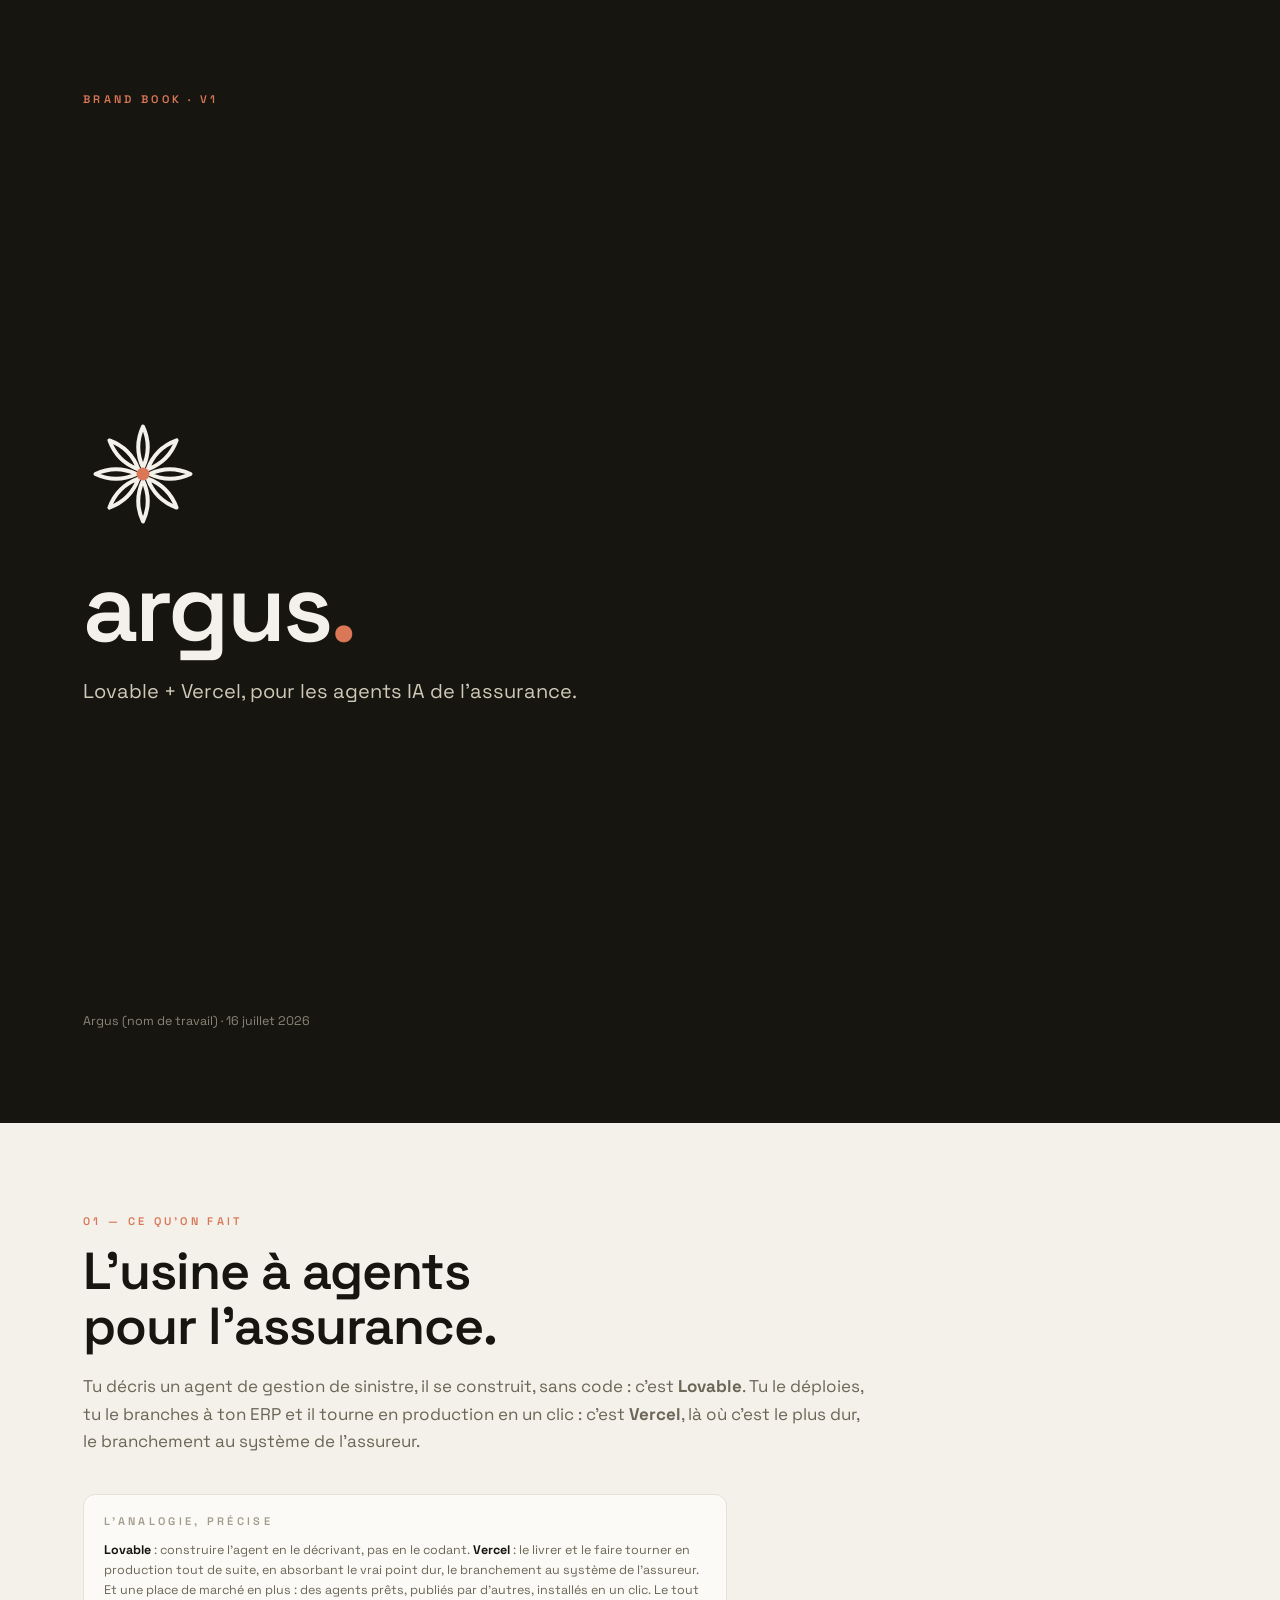
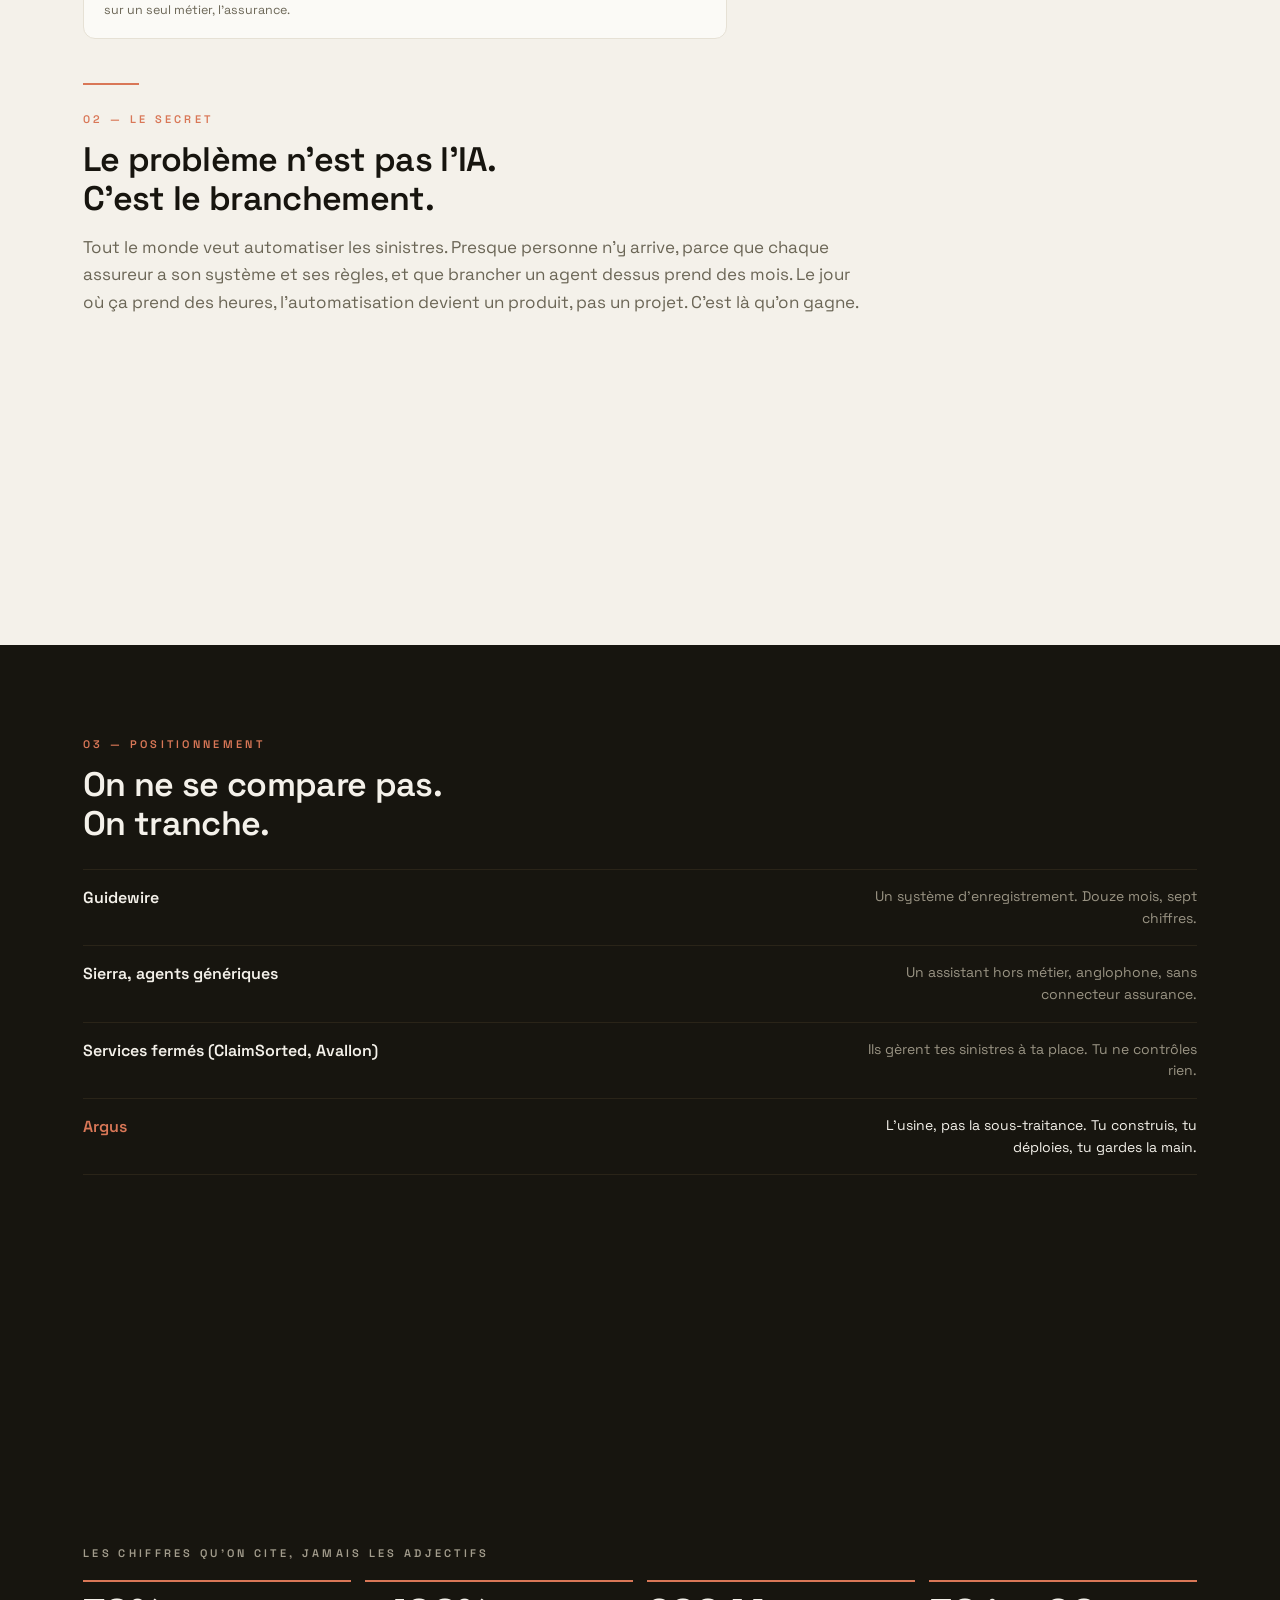
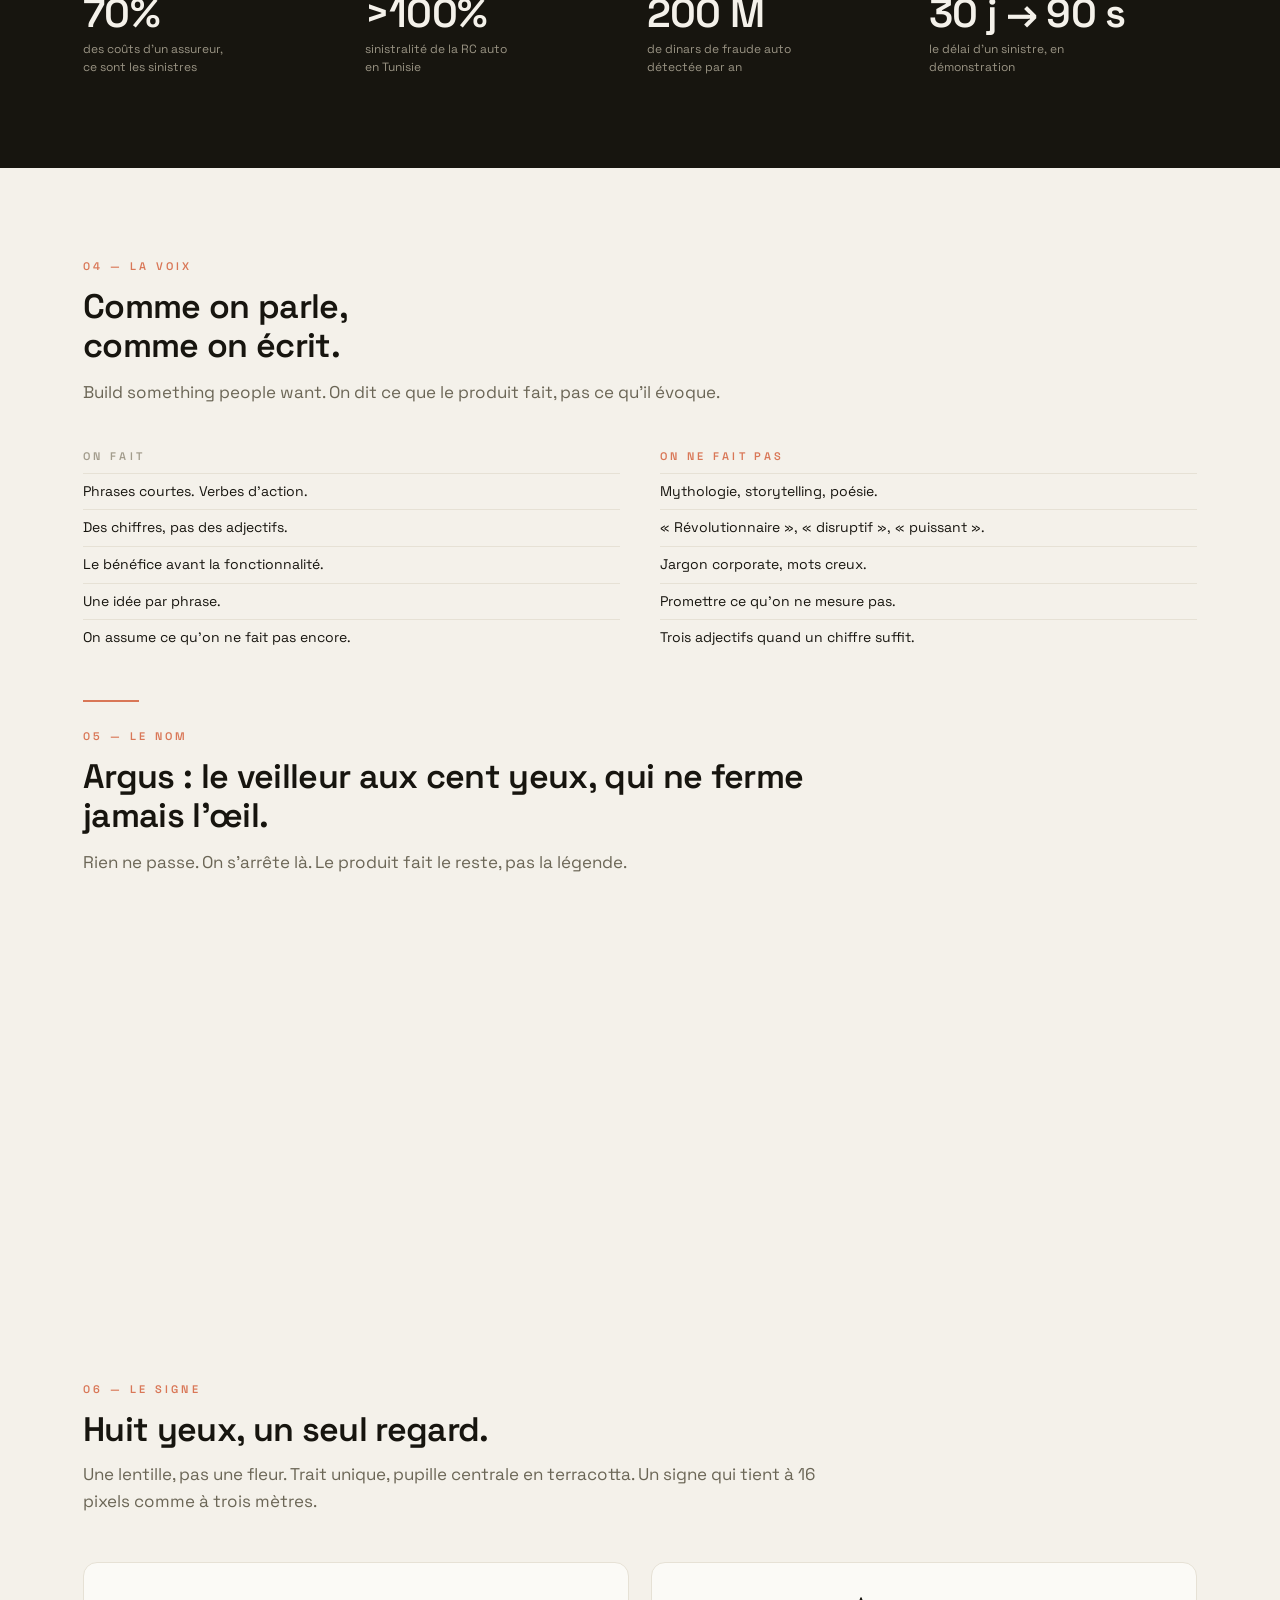
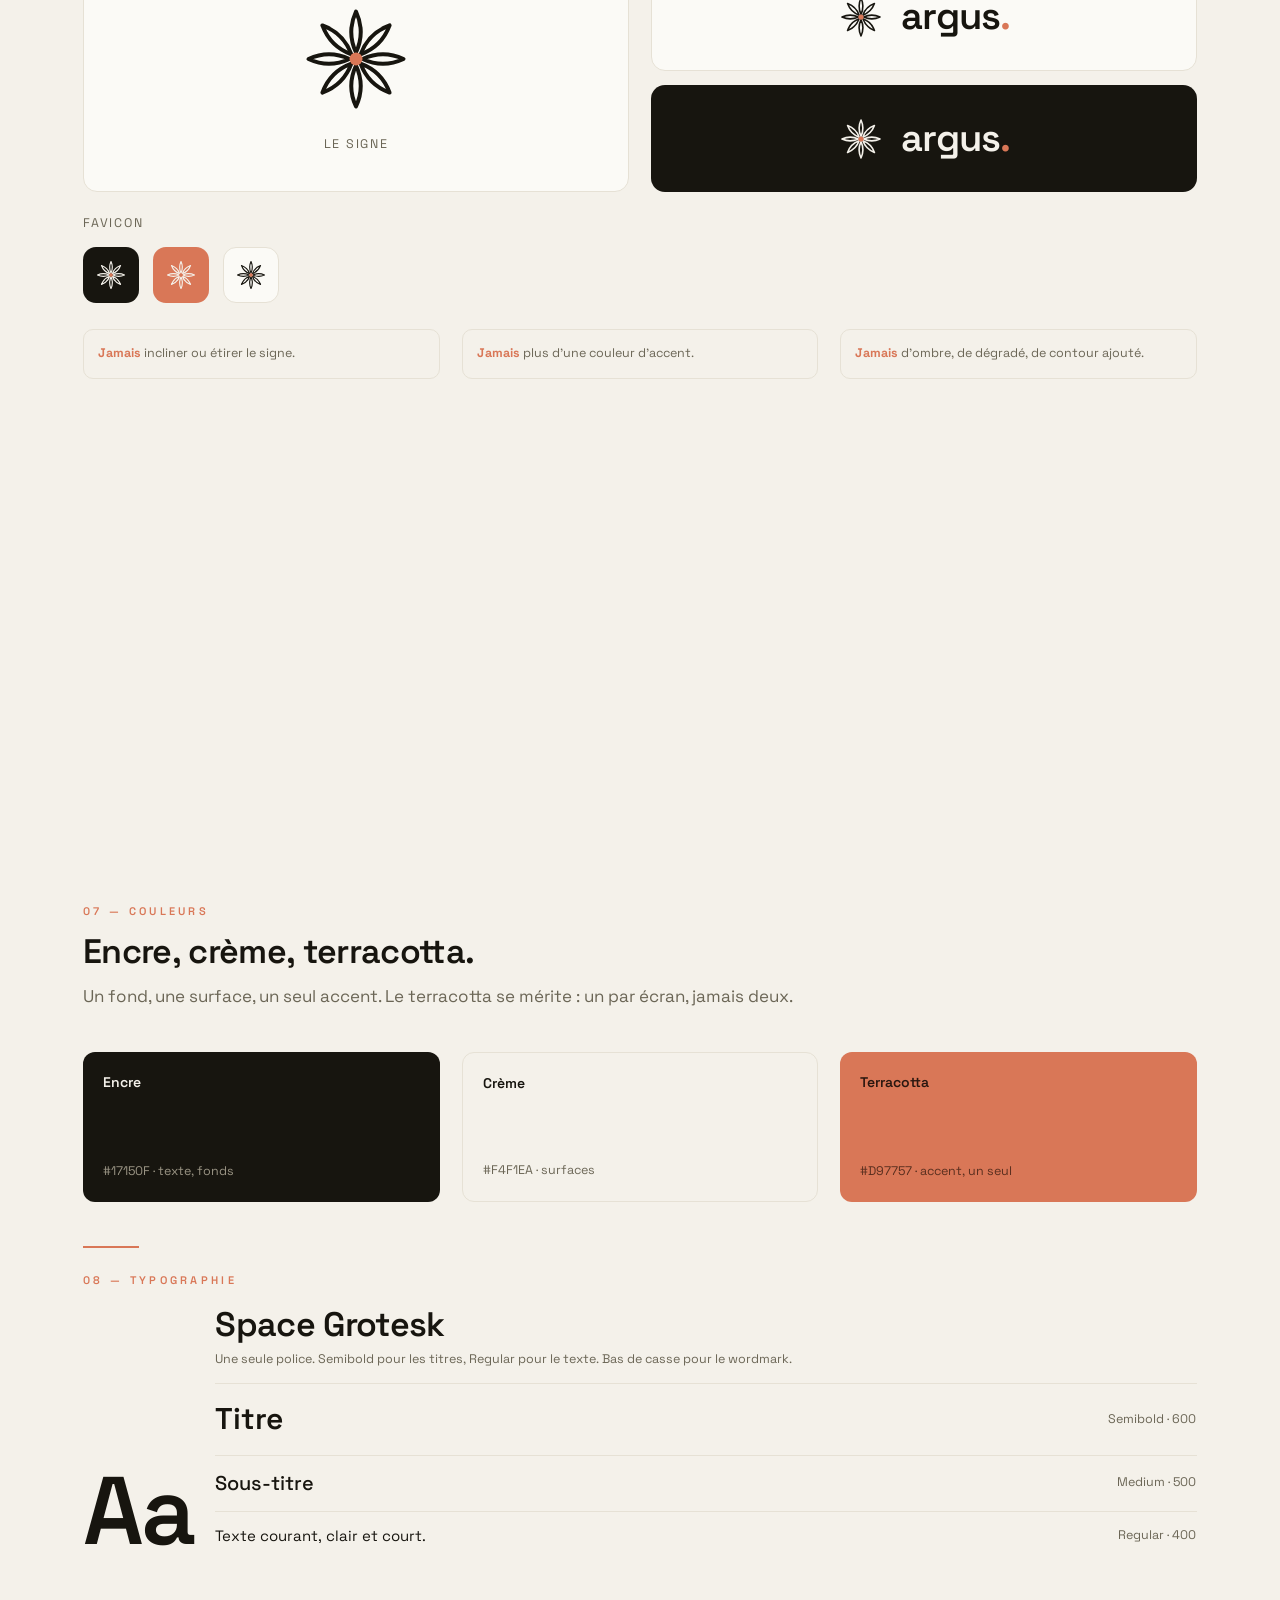
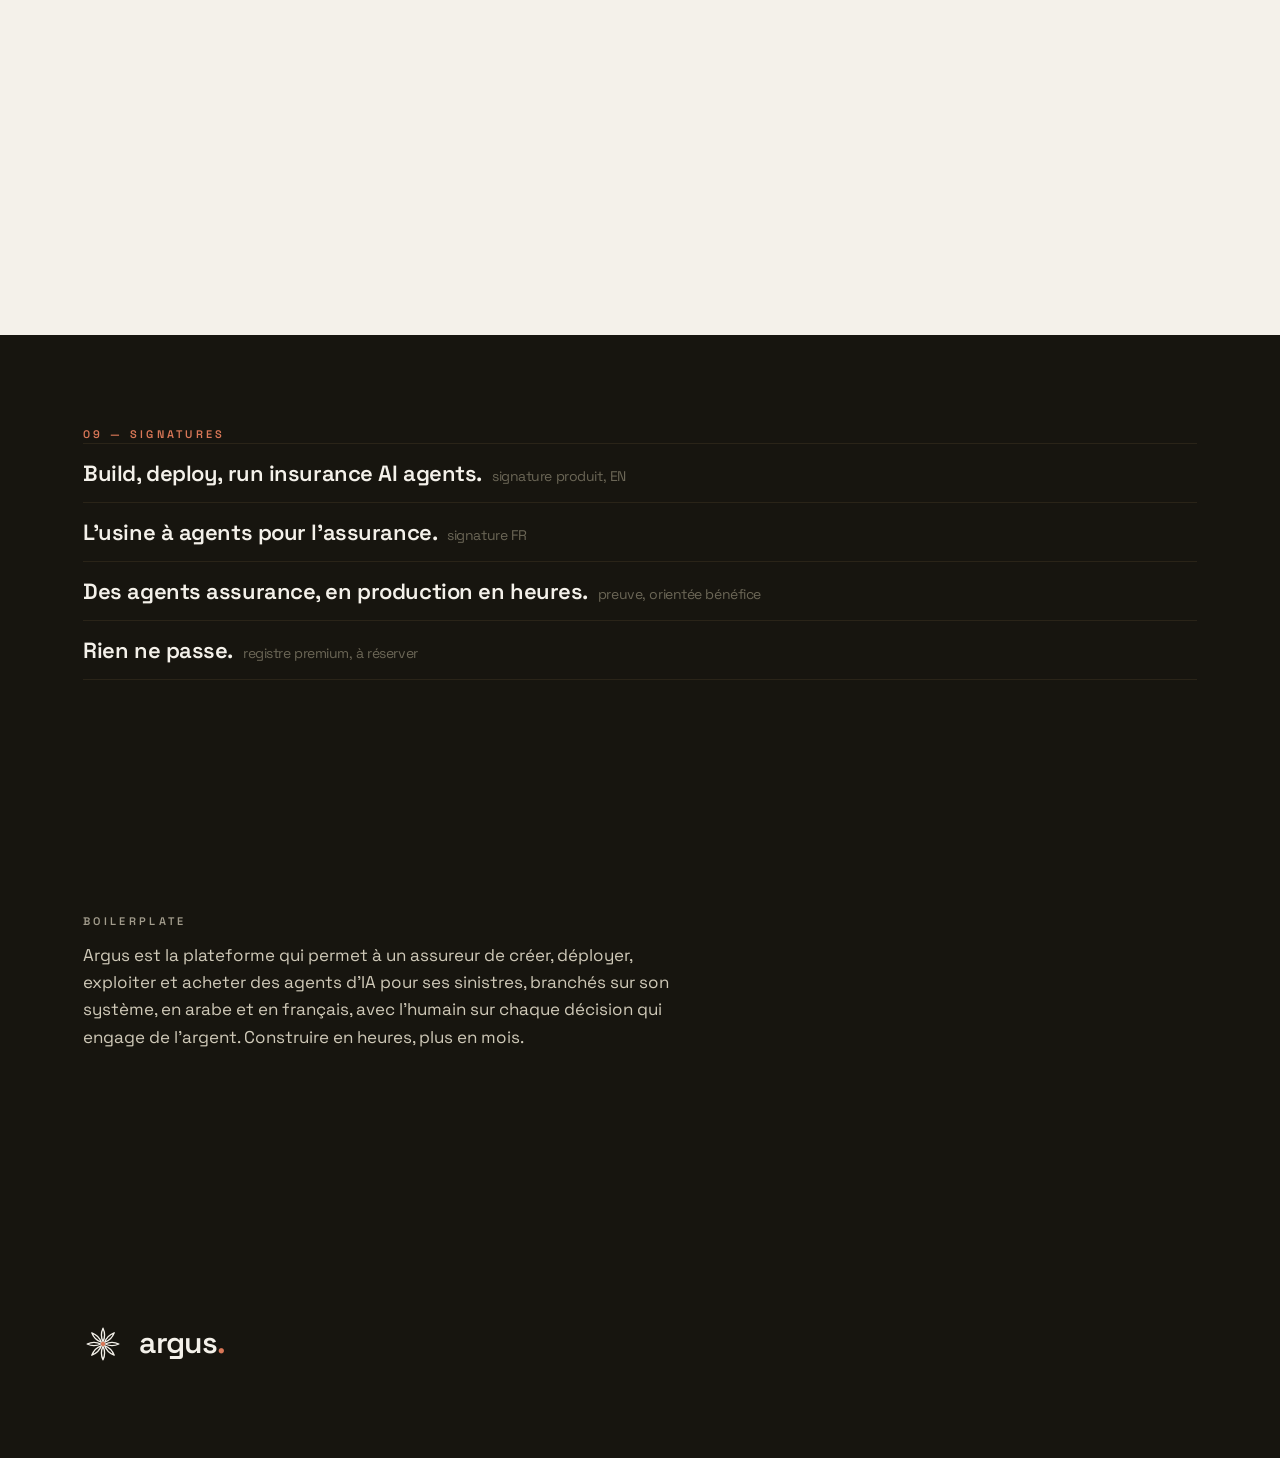
<file: docs/Argus-Brand-Book.html>
<!DOCTYPE html>
<html lang="fr">
<head>
<meta charset="utf-8">
<meta name="viewport" content="width=device-width, initial-scale=1">
<title>Argus — Brand Book</title>
<link rel="preconnect" href="https://fonts.googleapis.com">
<link rel="preconnect" href="https://fonts.gstatic.com" crossorigin>
<link href="https://fonts.googleapis.com/css2?family=Space+Grotesk:wght@400;500;600;700&display=swap" rel="stylesheet">
<style>
  :root{
    --ink:#17150F; --cream:#F4F1EA; --surface:#FBFAF6; --terra:#D97757;
    --muted:#6B6656; --faint:#A29C8C; --line:#E6E1D5; --linedark:#2A2418;
  }
  *{box-sizing:border-box;}
  html,body{margin:0;padding:0;}
  body{font-family:'Space Grotesk','Segoe UI',Arial,sans-serif; color:var(--ink); background:var(--cream);
       -webkit-print-color-adjust:exact; print-color-adjust:exact; font-size:14px; line-height:1.55;}
  @page{size:A4; margin:0;}
  .sheet{min-height:297mm; padding:24mm 22mm; page-break-after:always; display:flex; flex-direction:column; position:relative; overflow:hidden;}
  .sheet:last-child{page-break-after:auto;}
  .dark{background:var(--ink); color:var(--cream);}
  .kicker{font-size:11px; font-weight:600; letter-spacing:.3em; text-transform:uppercase; color:var(--terra);}
  .kicker.mut{color:var(--faint);}
  h1,h2,h3{font-weight:600; letter-spacing:-.02em; margin:0;}
  .display{font-size:52px; line-height:1.05;}
  .big{font-size:34px; line-height:1.15; letter-spacing:-.02em; font-weight:600;}
  .lead{font-size:17px; line-height:1.6; color:var(--muted); max-width:46em;}
  .dark .lead{color:#B9B3A3;}
  .small{font-size:12.5px; color:var(--muted);}
  .dark .small{color:#8A8578;}
  .mark{display:block;}
  .rule{height:2px; background:var(--terra); width:56px; border:0; margin:0;}
  .mono{color:var(--terra);}
  .dot{color:var(--terra);}
  .spacer{flex:1 1 auto;}
  .row{display:flex; gap:22px; flex-wrap:wrap;}
  .chip{width:26px;height:26px;border-radius:7px;flex:none;}
  table{border-collapse:collapse;width:100%;}
  .knife{display:flex; justify-content:space-between; gap:24px; padding:16px 0; border-top:1px solid var(--line);}
  .dark .knife{border-top:1px solid var(--linedark);}
  .knife .who{font-weight:600; font-size:16px;}
  .knife .verdict{color:var(--muted); font-size:14px; text-align:right; max-width:24em;}
  .dark .knife .verdict{color:#9A9484;}
  .num{font-size:40px; font-weight:600; letter-spacing:-.02em; line-height:1;}
  .numlabel{font-size:12px; color:var(--muted); margin-top:6px; max-width:12em;}
  .grid4{display:flex; gap:14px; flex-wrap:wrap;}
  .stat{flex:1 1 150px; border-top:2px solid var(--ink); padding-top:12px;}
  .dolist{display:flex; gap:40px; flex-wrap:wrap;}
  .dolist ul{list-style:none; padding:0; margin:8px 0 0;}
  .dolist li{padding:7px 0; border-top:1px solid var(--line); font-size:14px;}
  .do b{color:var(--ink);} .dont b{color:var(--terra);}
  .swatchbig{flex:1 1 200px; border-radius:12px; padding:20px; min-height:150px; display:flex; flex-direction:column; justify-content:space-between;}
  .lock{display:flex; align-items:center; gap:16px;}
  .word{font-weight:600; letter-spacing:-.02em;}
  .fav{width:56px;height:56px;border-radius:13px;display:flex;align-items:center;justify-content:center;flex:none;}
  .dontbox{flex:1 1 150px; border:1px solid var(--line); border-radius:10px; padding:14px; font-size:12.5px; color:var(--muted);}
  .tag{font-size:22px; font-weight:600; letter-spacing:-.02em; padding:12px 0; border-top:1px solid var(--line);}
  .tag .en{color:var(--muted); font-size:14px; font-weight:400; margin-left:10px;}
</style>
</head>
<body>

<!-- reusable mark -->
<svg width="0" height="0" style="position:absolute" aria-hidden="true"><symbol id="argusmark" viewBox="0 0 240 240">
  <g fill="none" stroke="currentColor" stroke-width="8" stroke-linejoin="round">
    <path d="M120 107 Q101 66 120 25 Q139 66 120 107 Z" transform="rotate(0 120 120)"/>
    <path d="M120 107 Q101 66 120 25 Q139 66 120 107 Z" transform="rotate(45 120 120)"/>
    <path d="M120 107 Q101 66 120 25 Q139 66 120 107 Z" transform="rotate(90 120 120)"/>
    <path d="M120 107 Q101 66 120 25 Q139 66 120 107 Z" transform="rotate(135 120 120)"/>
    <path d="M120 107 Q101 66 120 25 Q139 66 120 107 Z" transform="rotate(180 120 120)"/>
    <path d="M120 107 Q101 66 120 25 Q139 66 120 107 Z" transform="rotate(225 120 120)"/>
    <path d="M120 107 Q101 66 120 25 Q139 66 120 107 Z" transform="rotate(270 120 120)"/>
    <path d="M120 107 Q101 66 120 25 Q139 66 120 107 Z" transform="rotate(315 120 120)"/>
  </g>
  <circle cx="120" cy="120" r="13" fill="#D97757"/>
</symbol></svg>

<!-- ============ SHEET 1 · COVER ============ -->
<section class="sheet dark" style="justify-content:center;">
  <div class="kicker">Brand book · v1</div>
  <div class="spacer"></div>
  <svg class="mark" style="color:var(--cream); width:120px; height:120px;"><use href="#argusmark"/></svg>
  <div style="font-size:96px; font-weight:600; letter-spacing:-.03em; line-height:1; margin-top:26px;">argus<span class="dot">.</span></div>
  <div style="font-size:20px; color:#CFC9B8; margin-top:20px; max-width:30em;">Lovable + Vercel, pour les agents IA de l'assurance.</div>
  <div class="spacer"></div>
  <div class="small">Argus (nom de travail) · 16 juillet 2026</div>
</section>

<!-- ============ SHEET 2 · CE QU'ON FAIT + LE SECRET ============ -->
<section class="sheet">
  <div class="kicker">01 — Ce qu'on fait</div>
  <h2 class="display" style="margin-top:14px;">L'usine à agents<br>pour l'assurance.</h2>
  <p class="lead" style="margin-top:20px;">
    Tu décris un agent de gestion de sinistre, il se construit, sans code : c'est <b>Lovable</b>.
    Tu le déploies, tu le branches à ton ERP et il tourne en production en un clic : c'est <b>Vercel</b>,
    là où c'est le plus dur, le branchement au système de l'assureur.
  </p>
  <div style="margin-top:22px; padding:18px 20px; background:var(--surface); border:1px solid var(--line); border-radius:12px; max-width:46em;">
    <div class="kicker mut">L'analogie, précise</div>
    <p class="small" style="margin:10px 0 0; line-height:1.6;">
      <b style="color:var(--ink)">Lovable</b> : construire l'agent en le décrivant, pas en le codant.
      <b style="color:var(--ink)">Vercel</b> : le livrer et le faire tourner en production tout de suite, en absorbant le vrai
      point dur, le branchement au système de l'assureur. Et une place de marché en plus : des agents prêts,
      publiés par d'autres, installés en un clic. Le tout sur un seul métier, l'assurance.
    </p>
  </div>

  <hr class="rule" style="margin:44px 0 26px;">

  <div class="kicker">02 — Le secret</div>
  <h2 class="big" style="margin-top:12px; max-width:20em;">Le problème n'est pas l'IA.<br>C'est le branchement.</h2>
  <p class="lead" style="margin-top:16px;">
    Tout le monde veut automatiser les sinistres. Presque personne n'y arrive, parce que chaque assureur a son
    système et ses règles, et que brancher un agent dessus prend des mois. Le jour où ça prend des heures,
    l'automatisation devient un produit, pas un projet. C'est là qu'on gagne.
  </p>
</section>

<!-- ============ SHEET 3 · POSITIONNEMENT + PREUVES ============ -->
<section class="sheet dark">
  <div class="kicker">03 — Positionnement</div>
  <h2 class="big" style="margin-top:12px;">On ne se compare pas.<br>On tranche.</h2>

  <div style="margin-top:26px;">
    <div class="knife"><span class="who">Guidewire</span><span class="verdict">Un système d'enregistrement. Douze mois, sept chiffres.</span></div>
    <div class="knife"><span class="who">Sierra, agents génériques</span><span class="verdict">Un assistant hors métier, anglophone, sans connecteur assurance.</span></div>
    <div class="knife"><span class="who">Services fermés (ClaimSorted, Avallon)</span><span class="verdict">Ils gèrent tes sinistres à ta place. Tu ne contrôles rien.</span></div>
    <div class="knife" style="border-bottom:1px solid var(--linedark);"><span class="who mono">Argus</span><span class="verdict" style="color:var(--cream);">L'usine, pas la sous-traitance. Tu construis, tu déploies, tu gardes la main.</span></div>
  </div>

  <div class="spacer"></div>
  <div class="kicker mut">Les chiffres qu'on cite, jamais les adjectifs</div>
  <div class="grid4" style="margin-top:18px;">
    <div class="stat" style="border-top-color:var(--terra);"><div class="num">70%</div><div class="numlabel" style="color:#9A9484;">des coûts d'un assureur, ce sont les sinistres</div></div>
    <div class="stat" style="border-top-color:var(--terra);"><div class="num">&gt;100%</div><div class="numlabel" style="color:#9A9484;">sinistralité de la RC auto en Tunisie</div></div>
    <div class="stat" style="border-top-color:var(--terra);"><div class="num">200 M</div><div class="numlabel" style="color:#9A9484;">de dinars de fraude auto détectée par an</div></div>
    <div class="stat" style="border-top-color:var(--terra);"><div class="num">30 j → 90 s</div><div class="numlabel" style="color:#9A9484;">le délai d'un sinistre, en démonstration</div></div>
  </div>
</section>

<!-- ============ SHEET 4 · LA VOIX + LE NOM ============ -->
<section class="sheet">
  <div class="kicker">04 — La voix</div>
  <h2 class="big" style="margin-top:12px;">Comme on parle,<br>comme on écrit.</h2>
  <p class="lead" style="margin-top:14px;">Build something people want. On dit ce que le produit fait, pas ce qu'il évoque.</p>

  <div class="dolist" style="margin-top:24px;">
    <div class="do" style="flex:1 1 260px;">
      <div class="kicker mut">On fait</div>
      <ul>
        <li>Phrases courtes. Verbes d'action.</li>
        <li>Des chiffres, pas des adjectifs.</li>
        <li>Le bénéfice avant la fonctionnalité.</li>
        <li>Une idée par phrase.</li>
        <li>On assume ce qu'on ne fait pas encore.</li>
      </ul>
    </div>
    <div class="dont" style="flex:1 1 260px;">
      <div class="kicker mut" style="color:var(--terra);">On ne fait pas</div>
      <ul>
        <li>Mythologie, storytelling, poésie.</li>
        <li>« Révolutionnaire », « disruptif », « puissant ».</li>
        <li>Jargon corporate, mots creux.</li>
        <li>Promettre ce qu'on ne mesure pas.</li>
        <li>Trois adjectifs quand un chiffre suffit.</li>
      </ul>
    </div>
  </div>

  <hr class="rule" style="margin:44px 0 26px;">

  <div class="kicker">05 — Le nom</div>
  <h2 class="big" style="margin-top:12px; max-width:24em;">Argus : le veilleur aux cent yeux, qui ne ferme jamais l'œil.</h2>
  <p class="lead" style="margin-top:14px;">Rien ne passe. On s'arrête là. Le produit fait le reste, pas la légende.</p>
</section>

<!-- ============ SHEET 5 · LE SIGNE ============ -->
<section class="sheet">
  <div class="kicker">06 — Le signe</div>
  <h2 class="big" style="margin-top:12px;">Huit yeux, un seul regard.</h2>
  <p class="lead" style="margin-top:12px;">Une lentille, pas une fleur. Trait unique, pupille centrale en terracotta. Un signe qui tient à 16 pixels comme à trois mètres.</p>

  <div class="row" style="margin-top:30px; align-items:stretch;">
    <div style="flex:1 1 220px; background:var(--surface); border:1px solid var(--line); border-radius:14px; padding:34px; display:flex; flex-direction:column; align-items:center; justify-content:center;">
      <svg class="mark" style="color:var(--ink); width:120px; height:120px;"><use href="#argusmark"/></svg>
      <div class="small" style="margin-top:16px; letter-spacing:.14em; text-transform:uppercase;">Le signe</div>
    </div>
    <div style="flex:1 1 220px; display:flex; flex-direction:column; gap:14px;">
      <div class="lock" style="background:var(--surface); border:1px solid var(--line); border-radius:14px; padding:24px; justify-content:center;">
        <svg class="mark" style="color:var(--ink); width:48px; height:48px;"><use href="#argusmark"/></svg>
        <span class="word" style="font-size:38px;">argus<span class="dot">.</span></span>
      </div>
      <div class="lock" style="background:var(--ink); border-radius:14px; padding:24px; justify-content:center;">
        <svg class="mark" style="color:var(--cream); width:48px; height:48px;"><use href="#argusmark"/></svg>
        <span class="word" style="font-size:38px; color:var(--cream);">argus<span class="dot">.</span></span>
      </div>
    </div>
  </div>

  <div class="row" style="margin-top:22px; align-items:center; gap:14px;">
    <div class="small" style="letter-spacing:.14em; text-transform:uppercase; width:100%;">Favicon</div>
    <div class="fav" style="background:var(--ink);"><svg class="mark" style="color:var(--cream); width:34px;height:34px;"><use href="#argusmark"/></svg></div>
    <div class="fav" style="background:var(--terra);"><svg class="mark" style="color:var(--cream); width:34px;height:34px;"><use href="#argusmark"/></svg></div>
    <div class="fav" style="background:var(--surface); border:1px solid var(--line);"><svg class="mark" style="color:var(--ink); width:34px;height:34px;"><use href="#argusmark"/></svg></div>
  </div>

  <div class="row" style="margin-top:26px;">
    <div class="dontbox"><b style="color:var(--terra);">Jamais</b> incliner ou étirer le signe.</div>
    <div class="dontbox"><b style="color:var(--terra);">Jamais</b> plus d'une couleur d'accent.</div>
    <div class="dontbox"><b style="color:var(--terra);">Jamais</b> d'ombre, de dégradé, de contour ajouté.</div>
  </div>
</section>

<!-- ============ SHEET 6 · COULEURS + TYPO ============ -->
<section class="sheet">
  <div class="kicker">07 — Couleurs</div>
  <h2 class="big" style="margin-top:12px;">Encre, crème, terracotta.</h2>
  <p class="lead" style="margin-top:12px;">Un fond, une surface, un seul accent. Le terracotta se mérite : un par écran, jamais deux.</p>

  <div class="row" style="margin-top:24px;">
    <div class="swatchbig" style="background:var(--ink); color:var(--cream);"><span style="font-weight:600;">Encre</span><span class="small" style="color:#9A9484;">#17150F · texte, fonds</span></div>
    <div class="swatchbig" style="background:var(--cream); color:var(--ink); border:1px solid var(--line);"><span style="font-weight:600;">Crème</span><span class="small">#F4F1EA · surfaces</span></div>
    <div class="swatchbig" style="background:var(--terra); color:#2a1710;"><span style="font-weight:600;">Terracotta</span><span class="small" style="color:#5a2f1f;">#D97757 · accent, un seul</span></div>
  </div>

  <hr class="rule" style="margin:44px 0 24px;">

  <div class="kicker">08 — Typographie</div>
  <div class="row" style="margin-top:16px; align-items:flex-end;">
    <div style="flex:0 0 auto;"><div style="font-size:96px; font-weight:600; letter-spacing:-.03em; line-height:1;">Aa</div></div>
    <div style="flex:1 1 240px;">
      <div class="big">Space Grotesk</div>
      <p class="small" style="margin-top:6px;">Une seule police. Semibold pour les titres, Regular pour le texte. Bas de casse pour le wordmark.</p>
      <table style="margin-top:14px;">
        <tr style="border-top:1px solid var(--line);"><td style="padding:12px 0; font-size:30px; font-weight:600;">Titre</td><td class="small" style="text-align:right;">Semibold · 600</td></tr>
        <tr style="border-top:1px solid var(--line);"><td style="padding:12px 0; font-size:20px; font-weight:500;">Sous-titre</td><td class="small" style="text-align:right;">Medium · 500</td></tr>
        <tr style="border-top:1px solid var(--line);"><td style="padding:12px 0; font-size:15px;">Texte courant, clair et court.</td><td class="small" style="text-align:right;">Regular · 400</td></tr>
      </table>
    </div>
  </div>
</section>

<!-- ============ SHEET 7 · SIGNATURES + BOILERPLATE ============ -->
<section class="sheet dark" style="justify-content:space-between;">
  <div>
    <div class="kicker">09 — Signatures</div>
    <div class="tag" style="border-top:1px solid var(--linedark);">Build, deploy, run insurance AI agents.<span class="en">signature produit, EN</span></div>
    <div class="tag" style="border-top:1px solid var(--linedark);">L'usine à agents pour l'assurance.<span class="en">signature FR</span></div>
    <div class="tag" style="border-top:1px solid var(--linedark);">Des agents assurance, en production en heures.<span class="en">preuve, orientée bénéfice</span></div>
    <div class="tag" style="border-top:1px solid var(--linedark); border-bottom:1px solid var(--linedark);">Rien ne passe.<span class="en">registre premium, à réserver</span></div>
  </div>

  <div style="max-width:44em;">
    <div class="kicker mut">Boilerplate</div>
    <p class="lead" style="margin-top:12px; color:#CFC9B8;">
      Argus est la plateforme qui permet à un assureur de créer, déployer, exploiter et acheter des agents d'IA
      pour ses sinistres, branchés sur son système, en arabe et en français, avec l'humain sur chaque décision qui
      engage de l'argent. Construire en heures, plus en mois.
    </p>
  </div>

  <div class="lock" style="margin-top:20px;">
    <svg class="mark" style="color:var(--cream); width:40px; height:40px;"><use href="#argusmark"/></svg>
    <span class="word" style="font-size:30px; color:var(--cream);">argus<span class="dot">.</span></span>
  </div>
</section>

</body>
</html>
</file>
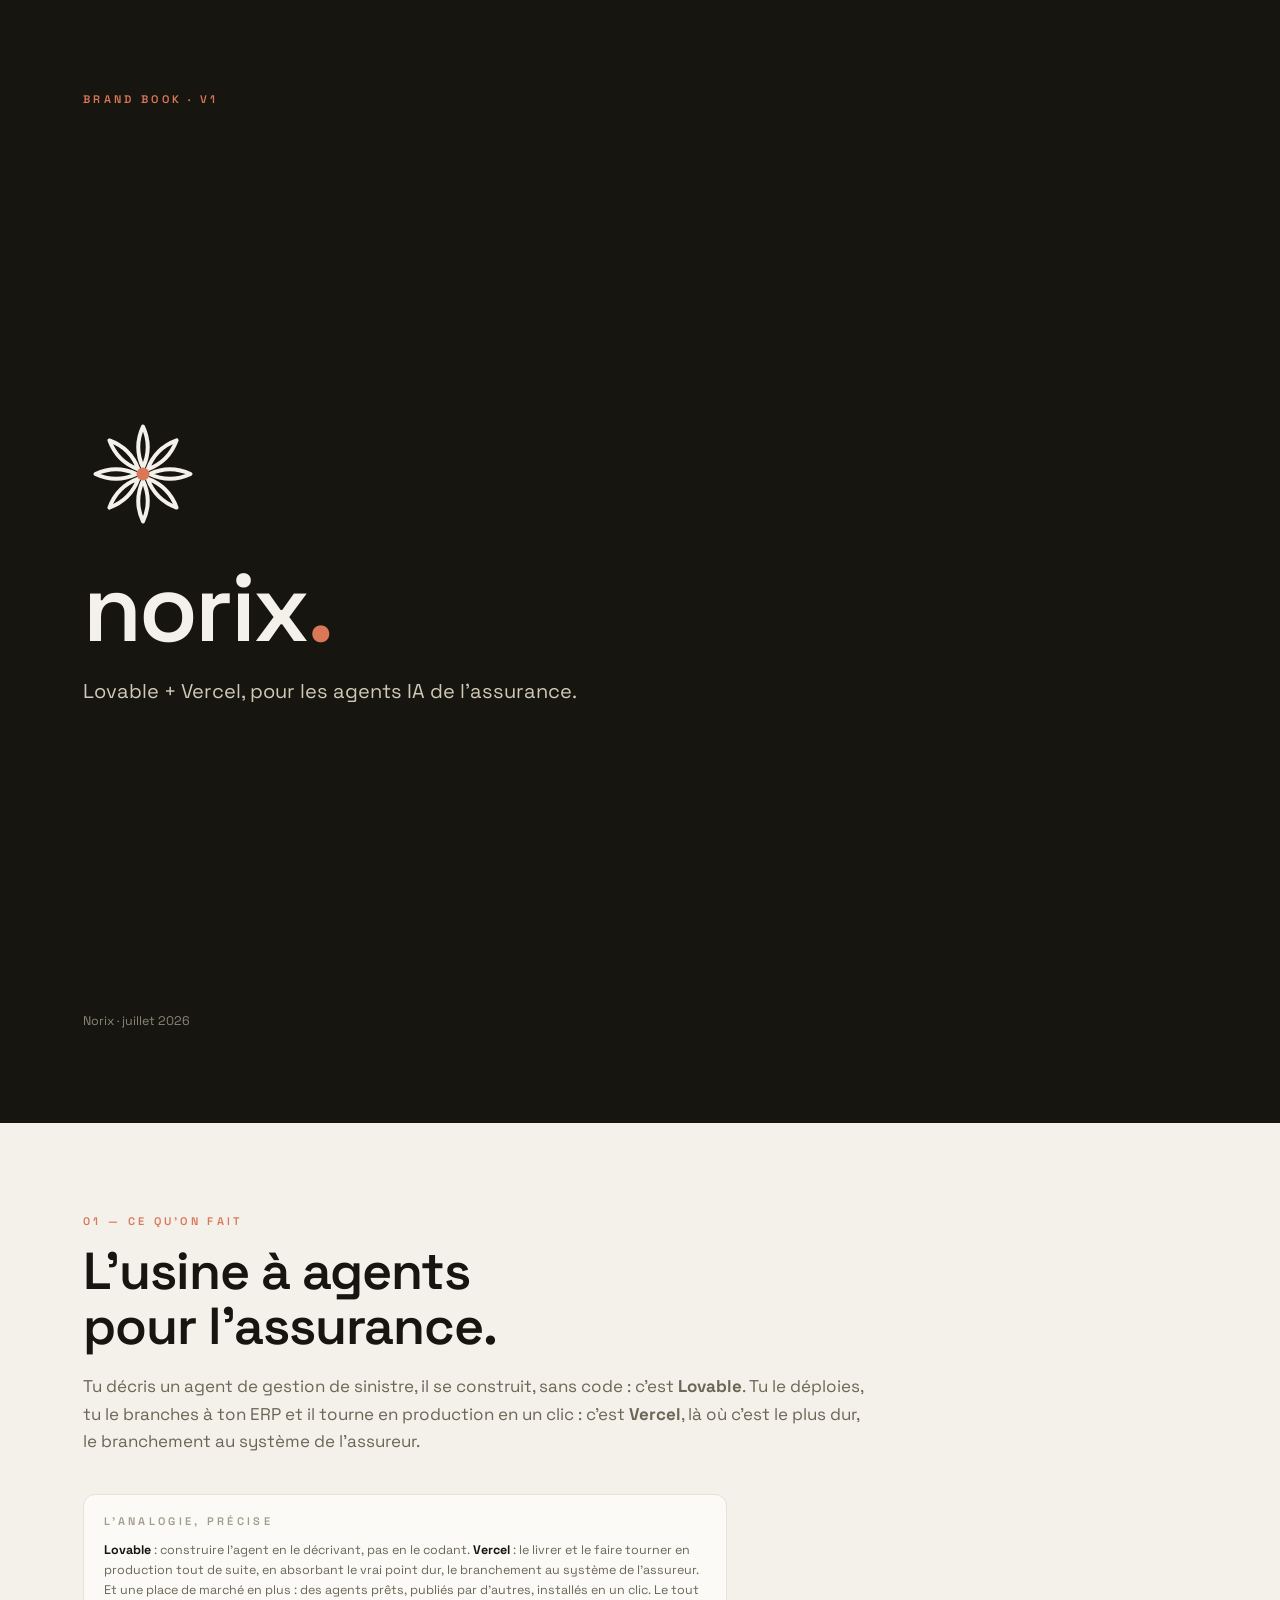
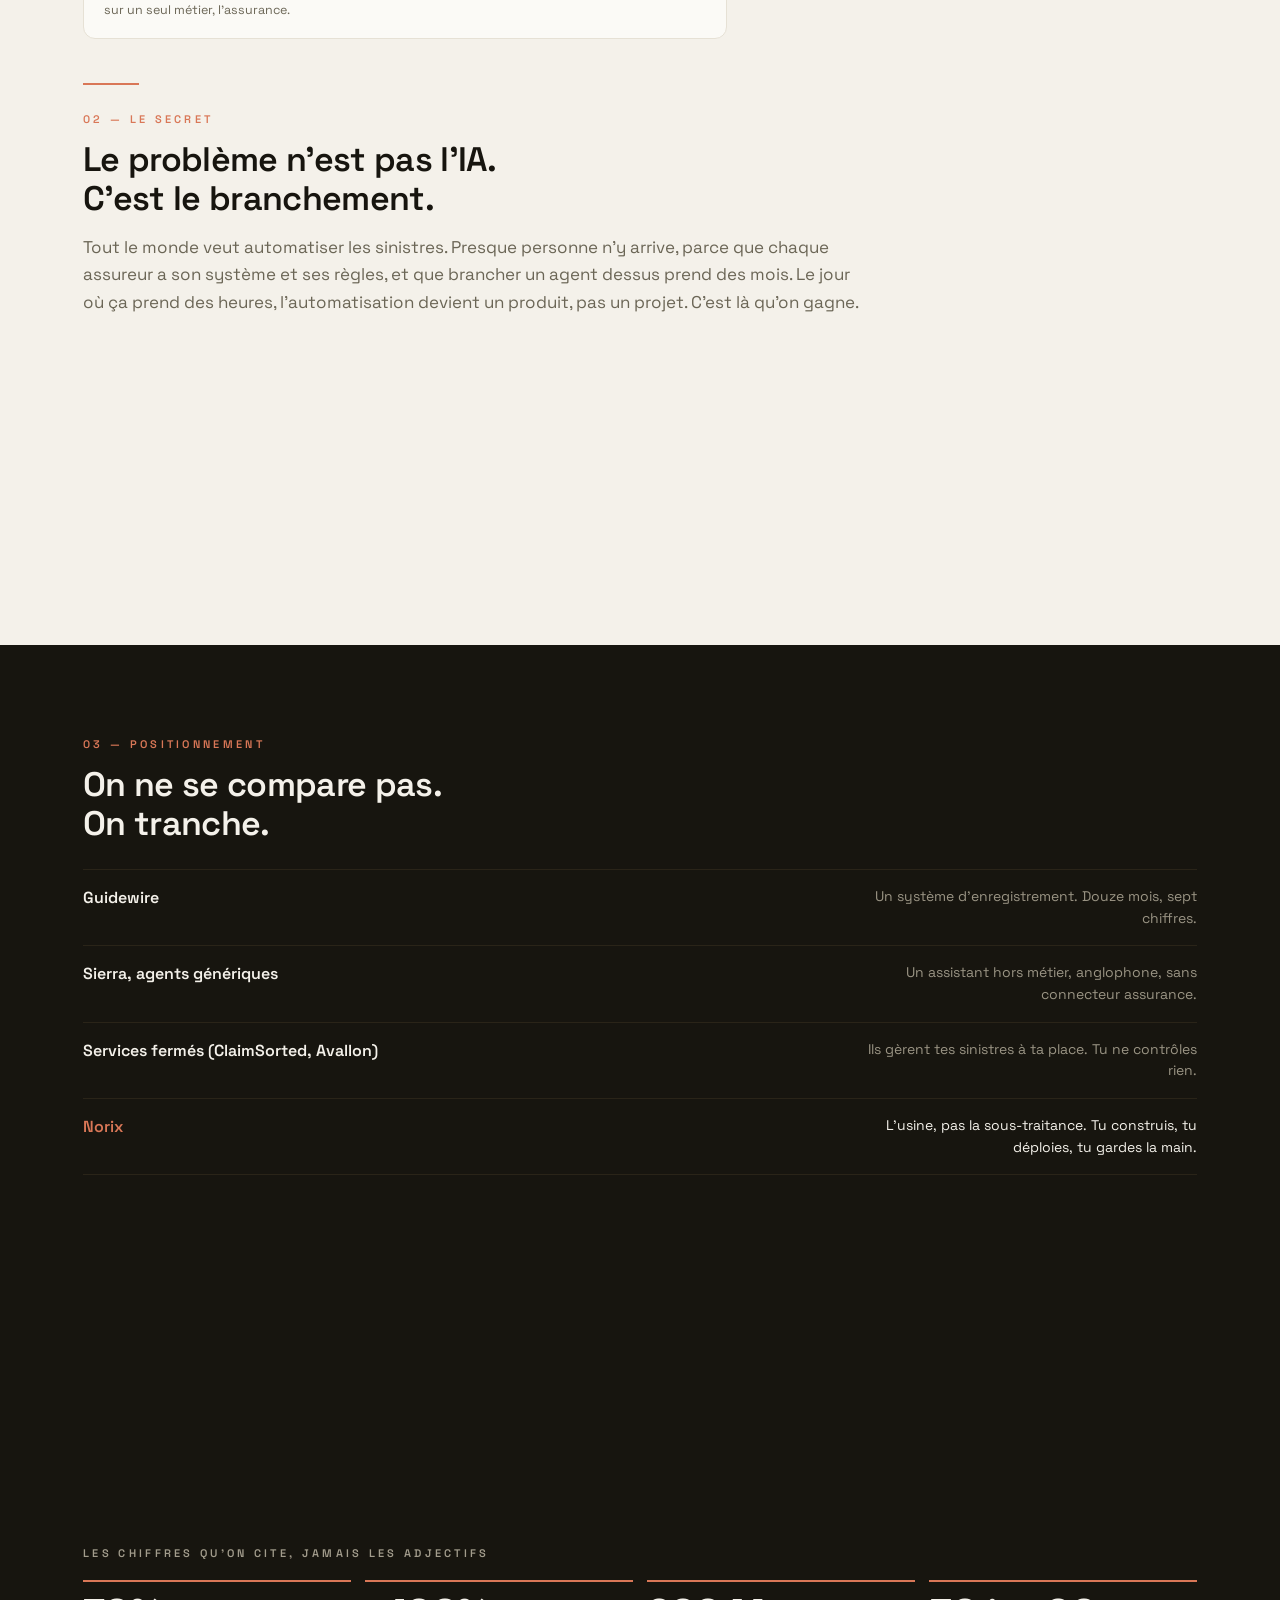
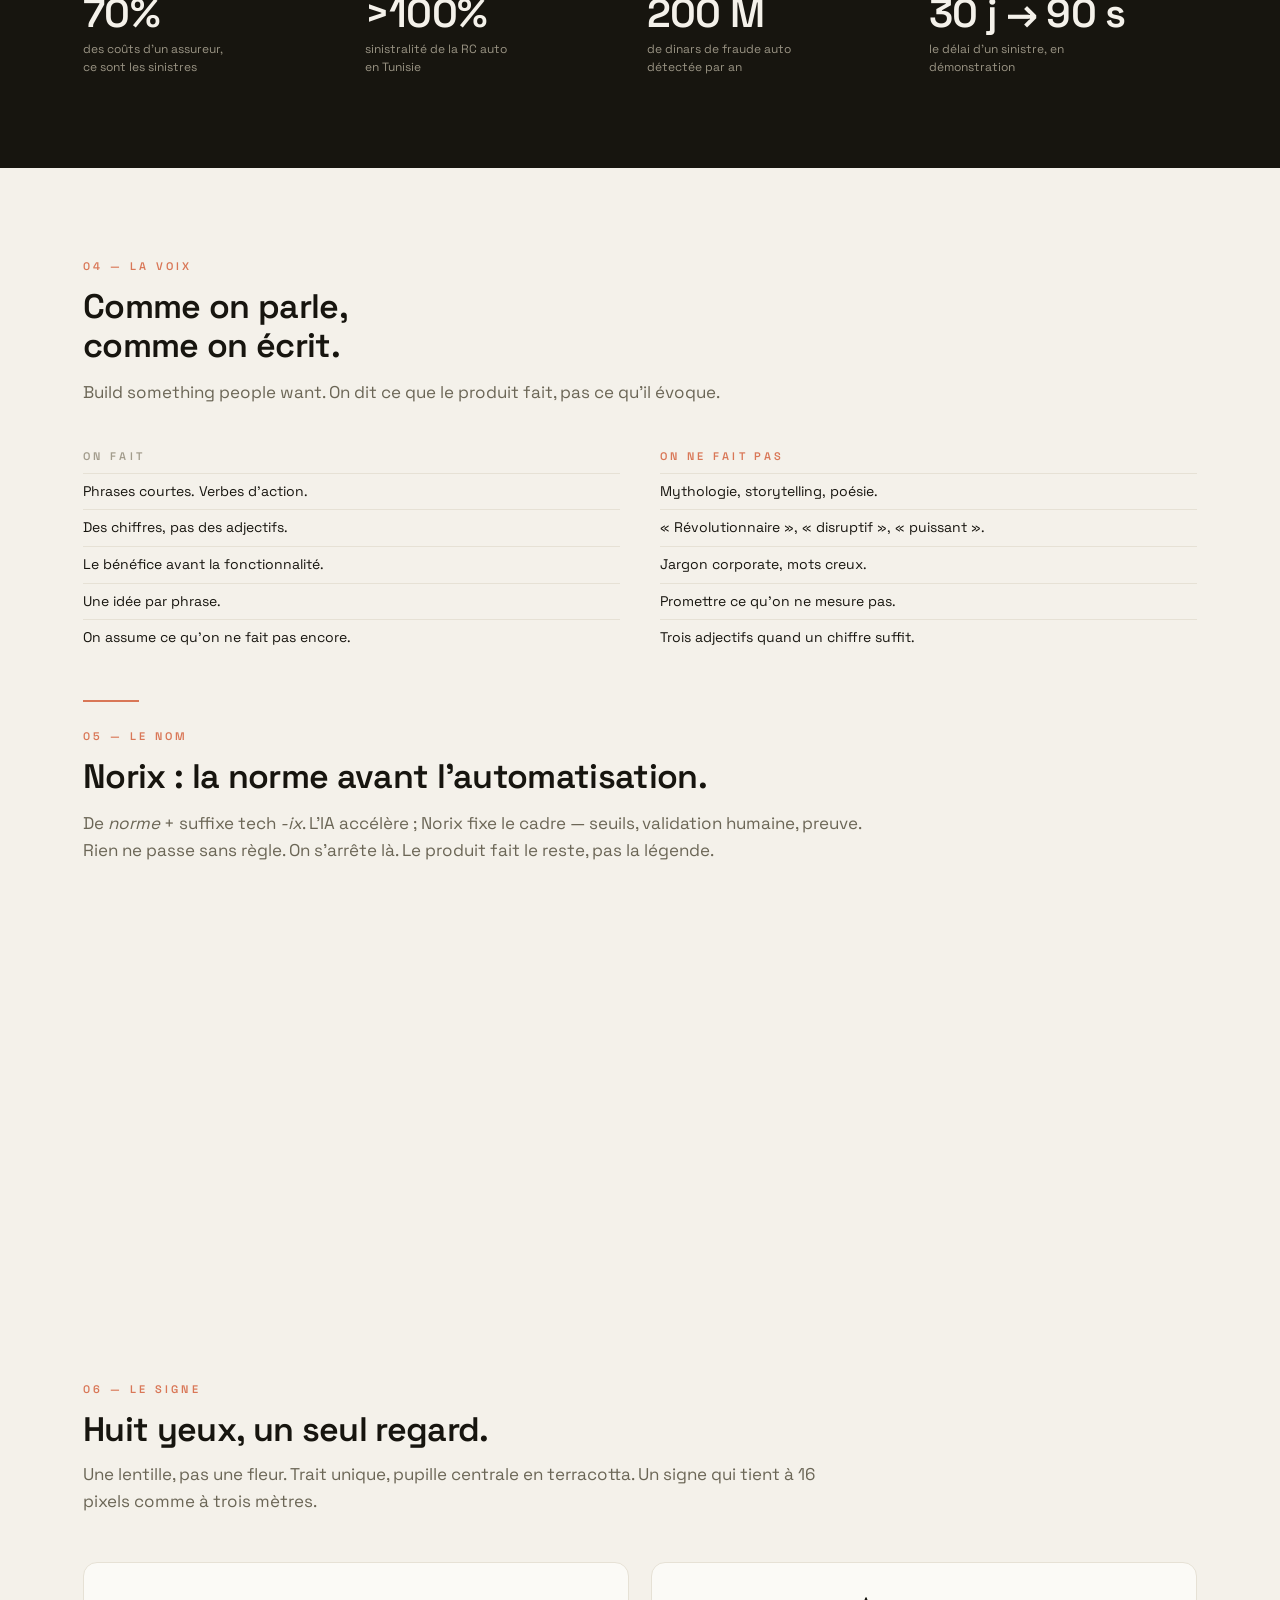
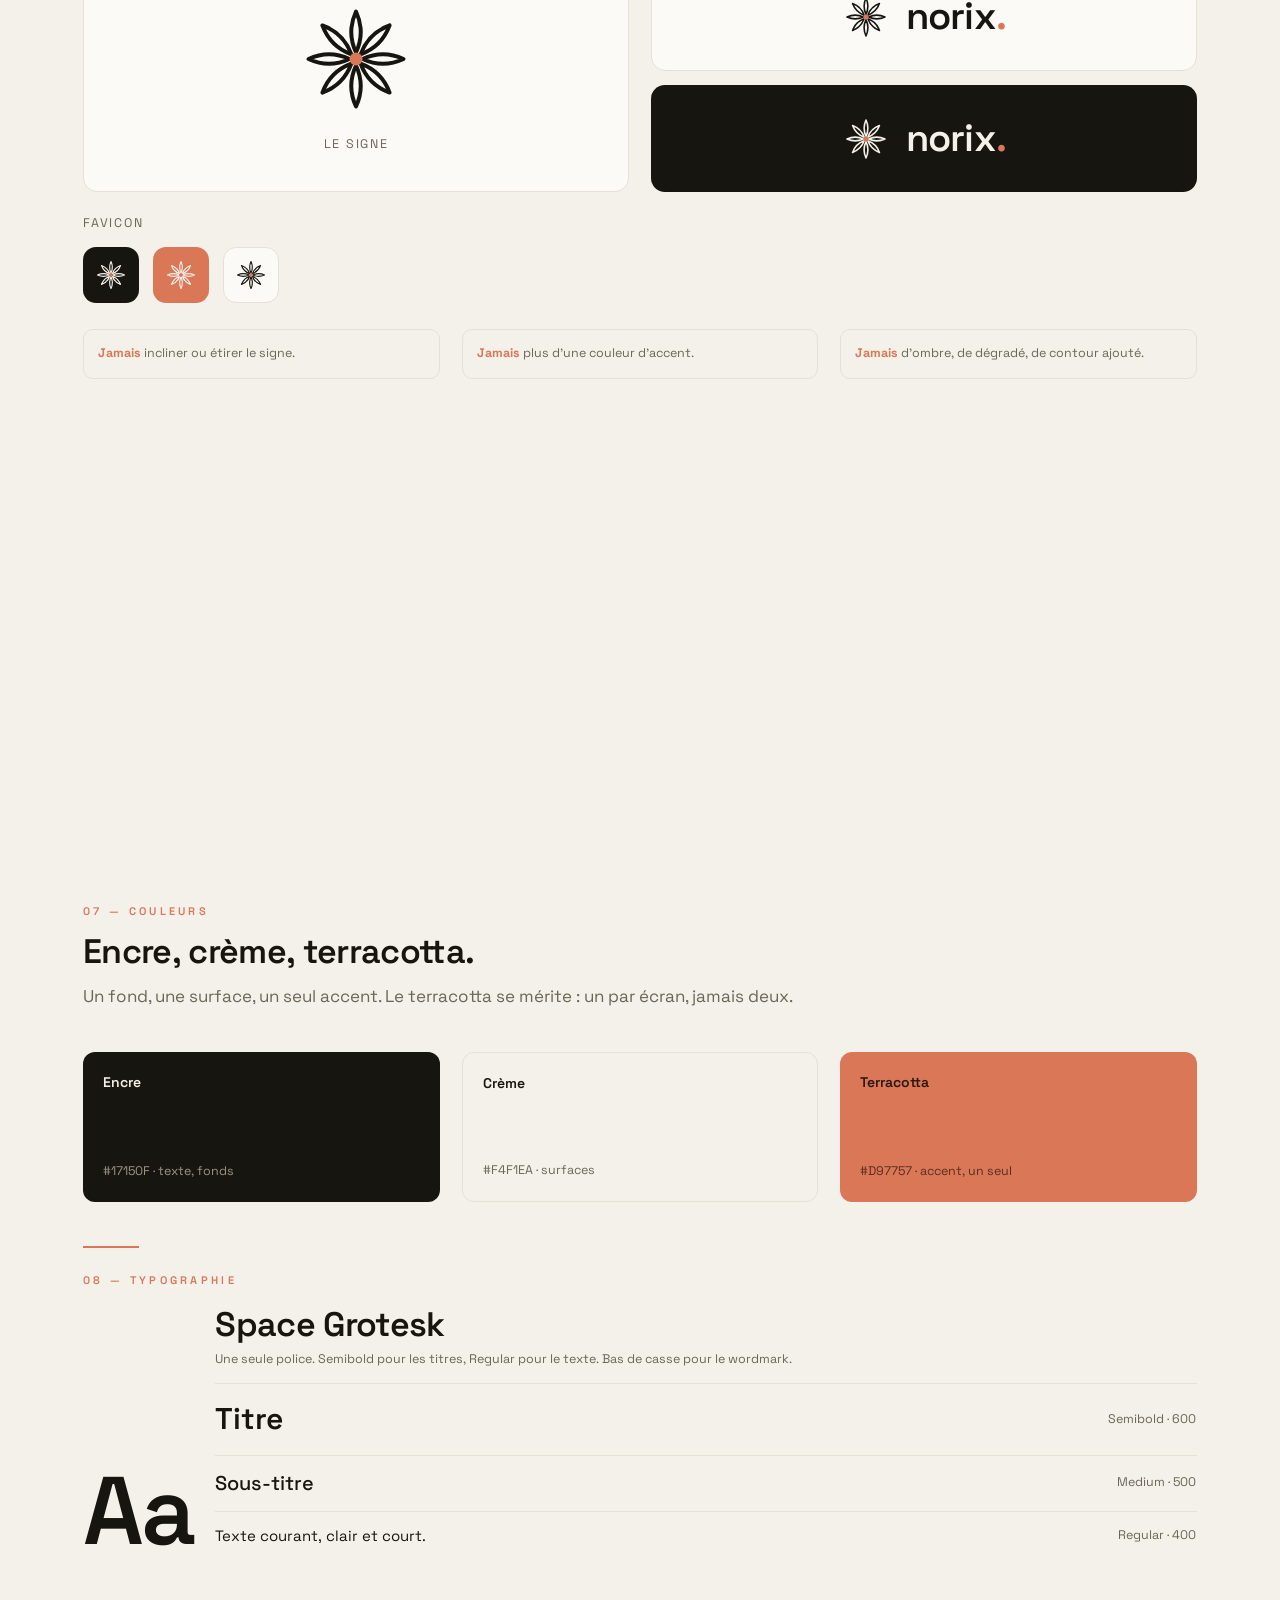
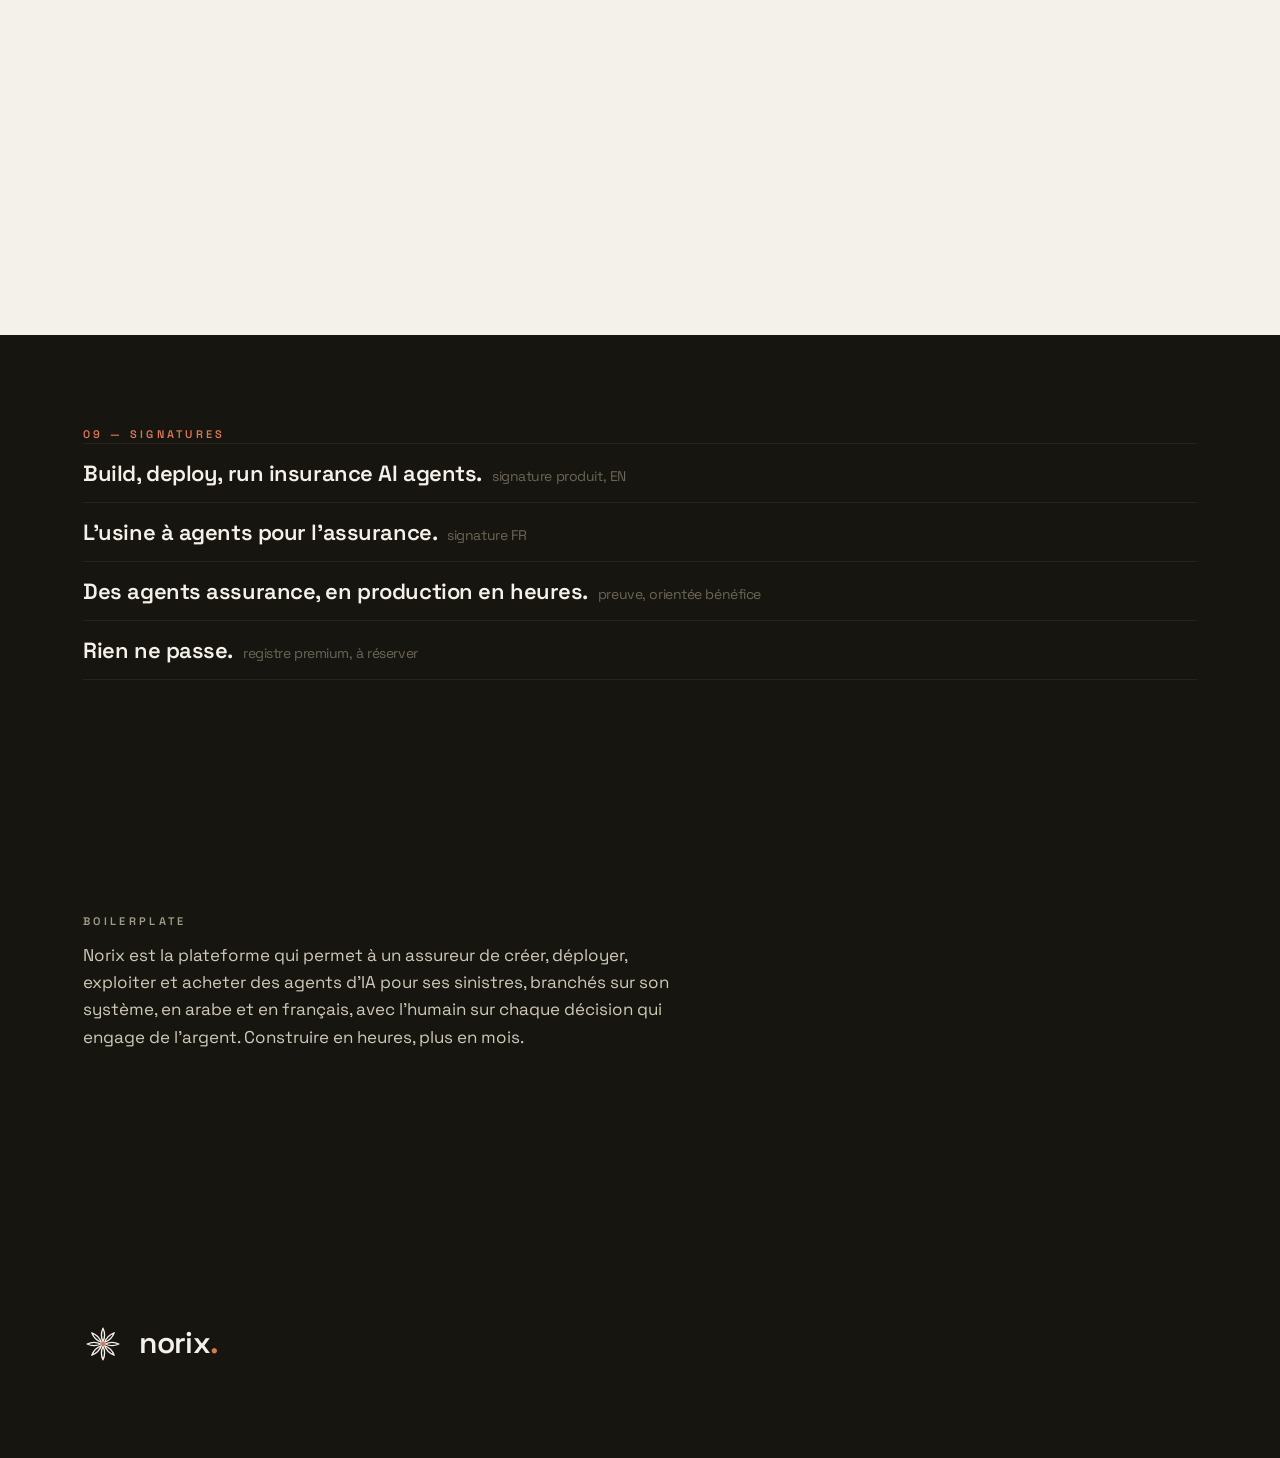
<file: docs/Norix-Brand-Book.html>
<!DOCTYPE html>
<html lang="fr">
<head>
<meta charset="utf-8">
<meta name="viewport" content="width=device-width, initial-scale=1">
<title>Norix — Brand Book</title>
<link rel="preconnect" href="https://fonts.googleapis.com">
<link rel="preconnect" href="https://fonts.gstatic.com" crossorigin>
<link href="https://fonts.googleapis.com/css2?family=Space+Grotesk:wght@400;500;600;700&display=swap" rel="stylesheet">
<style>
  :root{
    --ink:#17150F; --cream:#F4F1EA; --surface:#FBFAF6; --terra:#D97757;
    --muted:#6B6656; --faint:#A29C8C; --line:#E6E1D5; --linedark:#2A2418;
  }
  *{box-sizing:border-box;}
  html,body{margin:0;padding:0;}
  body{font-family:'Space Grotesk','Segoe UI',Arial,sans-serif; color:var(--ink); background:var(--cream);
       -webkit-print-color-adjust:exact; print-color-adjust:exact; font-size:14px; line-height:1.55;}
  @page{size:A4; margin:0;}
  .sheet{min-height:297mm; padding:24mm 22mm; page-break-after:always; display:flex; flex-direction:column; position:relative; overflow:hidden;}
  .sheet:last-child{page-break-after:auto;}
  .dark{background:var(--ink); color:var(--cream);}
  .kicker{font-size:11px; font-weight:600; letter-spacing:.3em; text-transform:uppercase; color:var(--terra);}
  .kicker.mut{color:var(--faint);}
  h1,h2,h3{font-weight:600; letter-spacing:-.02em; margin:0;}
  .display{font-size:52px; line-height:1.05;}
  .big{font-size:34px; line-height:1.15; letter-spacing:-.02em; font-weight:600;}
  .lead{font-size:17px; line-height:1.6; color:var(--muted); max-width:46em;}
  .dark .lead{color:#B9B3A3;}
  .small{font-size:12.5px; color:var(--muted);}
  .dark .small{color:#8A8578;}
  .mark{display:block;}
  .rule{height:2px; background:var(--terra); width:56px; border:0; margin:0;}
  .mono{color:var(--terra);}
  .dot{color:var(--terra);}
  .spacer{flex:1 1 auto;}
  .row{display:flex; gap:22px; flex-wrap:wrap;}
  .chip{width:26px;height:26px;border-radius:7px;flex:none;}
  table{border-collapse:collapse;width:100%;}
  .knife{display:flex; justify-content:space-between; gap:24px; padding:16px 0; border-top:1px solid var(--line);}
  .dark .knife{border-top:1px solid var(--linedark);}
  .knife .who{font-weight:600; font-size:16px;}
  .knife .verdict{color:var(--muted); font-size:14px; text-align:right; max-width:24em;}
  .dark .knife .verdict{color:#9A9484;}
  .num{font-size:40px; font-weight:600; letter-spacing:-.02em; line-height:1;}
  .numlabel{font-size:12px; color:var(--muted); margin-top:6px; max-width:12em;}
  .grid4{display:flex; gap:14px; flex-wrap:wrap;}
  .stat{flex:1 1 150px; border-top:2px solid var(--ink); padding-top:12px;}
  .dolist{display:flex; gap:40px; flex-wrap:wrap;}
  .dolist ul{list-style:none; padding:0; margin:8px 0 0;}
  .dolist li{padding:7px 0; border-top:1px solid var(--line); font-size:14px;}
  .do b{color:var(--ink);} .dont b{color:var(--terra);}
  .swatchbig{flex:1 1 200px; border-radius:12px; padding:20px; min-height:150px; display:flex; flex-direction:column; justify-content:space-between;}
  .lock{display:flex; align-items:center; gap:16px;}
  .word{font-weight:600; letter-spacing:-.02em;}
  .fav{width:56px;height:56px;border-radius:13px;display:flex;align-items:center;justify-content:center;flex:none;}
  .dontbox{flex:1 1 150px; border:1px solid var(--line); border-radius:10px; padding:14px; font-size:12.5px; color:var(--muted);}
  .tag{font-size:22px; font-weight:600; letter-spacing:-.02em; padding:12px 0; border-top:1px solid var(--line);}
  .tag .en{color:var(--muted); font-size:14px; font-weight:400; margin-left:10px;}
</style>
</head>
<body>

<!-- reusable mark -->
<svg width="0" height="0" style="position:absolute" aria-hidden="true"><symbol id="norixmark" viewBox="0 0 240 240">
  <g fill="none" stroke="currentColor" stroke-width="8" stroke-linejoin="round">
    <path d="M120 107 Q101 66 120 25 Q139 66 120 107 Z" transform="rotate(0 120 120)"/>
    <path d="M120 107 Q101 66 120 25 Q139 66 120 107 Z" transform="rotate(45 120 120)"/>
    <path d="M120 107 Q101 66 120 25 Q139 66 120 107 Z" transform="rotate(90 120 120)"/>
    <path d="M120 107 Q101 66 120 25 Q139 66 120 107 Z" transform="rotate(135 120 120)"/>
    <path d="M120 107 Q101 66 120 25 Q139 66 120 107 Z" transform="rotate(180 120 120)"/>
    <path d="M120 107 Q101 66 120 25 Q139 66 120 107 Z" transform="rotate(225 120 120)"/>
    <path d="M120 107 Q101 66 120 25 Q139 66 120 107 Z" transform="rotate(270 120 120)"/>
    <path d="M120 107 Q101 66 120 25 Q139 66 120 107 Z" transform="rotate(315 120 120)"/>
  </g>
  <circle cx="120" cy="120" r="13" fill="#D97757"/>
</symbol></svg>

<!-- ============ SHEET 1 · COVER ============ -->
<section class="sheet dark" style="justify-content:center;">
  <div class="kicker">Brand book · v1</div>
  <div class="spacer"></div>
  <svg class="mark" style="color:var(--cream); width:120px; height:120px;"><use href="#norixmark"/></svg>
  <div style="font-size:96px; font-weight:600; letter-spacing:-.03em; line-height:1; margin-top:26px;">norix<span class="dot">.</span></div>
  <div style="font-size:20px; color:#CFC9B8; margin-top:20px; max-width:30em;">Lovable + Vercel, pour les agents IA de l'assurance.</div>
  <div class="spacer"></div>
  <div class="small">Norix · juillet 2026</div>
</section>

<!-- ============ SHEET 2 · CE QU'ON FAIT + LE SECRET ============ -->
<section class="sheet">
  <div class="kicker">01 — Ce qu'on fait</div>
  <h2 class="display" style="margin-top:14px;">L'usine à agents<br>pour l'assurance.</h2>
  <p class="lead" style="margin-top:20px;">
    Tu décris un agent de gestion de sinistre, il se construit, sans code : c'est <b>Lovable</b>.
    Tu le déploies, tu le branches à ton ERP et il tourne en production en un clic : c'est <b>Vercel</b>,
    là où c'est le plus dur, le branchement au système de l'assureur.
  </p>
  <div style="margin-top:22px; padding:18px 20px; background:var(--surface); border:1px solid var(--line); border-radius:12px; max-width:46em;">
    <div class="kicker mut">L'analogie, précise</div>
    <p class="small" style="margin:10px 0 0; line-height:1.6;">
      <b style="color:var(--ink)">Lovable</b> : construire l'agent en le décrivant, pas en le codant.
      <b style="color:var(--ink)">Vercel</b> : le livrer et le faire tourner en production tout de suite, en absorbant le vrai
      point dur, le branchement au système de l'assureur. Et une place de marché en plus : des agents prêts,
      publiés par d'autres, installés en un clic. Le tout sur un seul métier, l'assurance.
    </p>
  </div>

  <hr class="rule" style="margin:44px 0 26px;">

  <div class="kicker">02 — Le secret</div>
  <h2 class="big" style="margin-top:12px; max-width:20em;">Le problème n'est pas l'IA.<br>C'est le branchement.</h2>
  <p class="lead" style="margin-top:16px;">
    Tout le monde veut automatiser les sinistres. Presque personne n'y arrive, parce que chaque assureur a son
    système et ses règles, et que brancher un agent dessus prend des mois. Le jour où ça prend des heures,
    l'automatisation devient un produit, pas un projet. C'est là qu'on gagne.
  </p>
</section>

<!-- ============ SHEET 3 · POSITIONNEMENT + PREUVES ============ -->
<section class="sheet dark">
  <div class="kicker">03 — Positionnement</div>
  <h2 class="big" style="margin-top:12px;">On ne se compare pas.<br>On tranche.</h2>

  <div style="margin-top:26px;">
    <div class="knife"><span class="who">Guidewire</span><span class="verdict">Un système d'enregistrement. Douze mois, sept chiffres.</span></div>
    <div class="knife"><span class="who">Sierra, agents génériques</span><span class="verdict">Un assistant hors métier, anglophone, sans connecteur assurance.</span></div>
    <div class="knife"><span class="who">Services fermés (ClaimSorted, Avallon)</span><span class="verdict">Ils gèrent tes sinistres à ta place. Tu ne contrôles rien.</span></div>
    <div class="knife" style="border-bottom:1px solid var(--linedark);"><span class="who mono">Norix</span><span class="verdict" style="color:var(--cream);">L'usine, pas la sous-traitance. Tu construis, tu déploies, tu gardes la main.</span></div>
  </div>

  <div class="spacer"></div>
  <div class="kicker mut">Les chiffres qu'on cite, jamais les adjectifs</div>
  <div class="grid4" style="margin-top:18px;">
    <div class="stat" style="border-top-color:var(--terra);"><div class="num">70%</div><div class="numlabel" style="color:#9A9484;">des coûts d'un assureur, ce sont les sinistres</div></div>
    <div class="stat" style="border-top-color:var(--terra);"><div class="num">&gt;100%</div><div class="numlabel" style="color:#9A9484;">sinistralité de la RC auto en Tunisie</div></div>
    <div class="stat" style="border-top-color:var(--terra);"><div class="num">200 M</div><div class="numlabel" style="color:#9A9484;">de dinars de fraude auto détectée par an</div></div>
    <div class="stat" style="border-top-color:var(--terra);"><div class="num">30 j → 90 s</div><div class="numlabel" style="color:#9A9484;">le délai d'un sinistre, en démonstration</div></div>
  </div>
</section>

<!-- ============ SHEET 4 · LA VOIX + LE NOM ============ -->
<section class="sheet">
  <div class="kicker">04 — La voix</div>
  <h2 class="big" style="margin-top:12px;">Comme on parle,<br>comme on écrit.</h2>
  <p class="lead" style="margin-top:14px;">Build something people want. On dit ce que le produit fait, pas ce qu'il évoque.</p>

  <div class="dolist" style="margin-top:24px;">
    <div class="do" style="flex:1 1 260px;">
      <div class="kicker mut">On fait</div>
      <ul>
        <li>Phrases courtes. Verbes d'action.</li>
        <li>Des chiffres, pas des adjectifs.</li>
        <li>Le bénéfice avant la fonctionnalité.</li>
        <li>Une idée par phrase.</li>
        <li>On assume ce qu'on ne fait pas encore.</li>
      </ul>
    </div>
    <div class="dont" style="flex:1 1 260px;">
      <div class="kicker mut" style="color:var(--terra);">On ne fait pas</div>
      <ul>
        <li>Mythologie, storytelling, poésie.</li>
        <li>« Révolutionnaire », « disruptif », « puissant ».</li>
        <li>Jargon corporate, mots creux.</li>
        <li>Promettre ce qu'on ne mesure pas.</li>
        <li>Trois adjectifs quand un chiffre suffit.</li>
      </ul>
    </div>
  </div>

  <hr class="rule" style="margin:44px 0 26px;">

  <div class="kicker">05 — Le nom</div>
  <h2 class="big" style="margin-top:12px; max-width:24em;">Norix : la norme avant l'automatisation.</h2>
  <p class="lead" style="margin-top:14px;">De <em>norme</em> + suffixe tech <em>-ix</em>. L'IA accélère ; Norix fixe le cadre — seuils, validation humaine, preuve. Rien ne passe sans règle. On s'arrête là. Le produit fait le reste, pas la légende.</p>
</section>

<!-- ============ SHEET 5 · LE SIGNE ============ -->
<section class="sheet">
  <div class="kicker">06 — Le signe</div>
  <h2 class="big" style="margin-top:12px;">Huit yeux, un seul regard.</h2>
  <p class="lead" style="margin-top:12px;">Une lentille, pas une fleur. Trait unique, pupille centrale en terracotta. Un signe qui tient à 16 pixels comme à trois mètres.</p>

  <div class="row" style="margin-top:30px; align-items:stretch;">
    <div style="flex:1 1 220px; background:var(--surface); border:1px solid var(--line); border-radius:14px; padding:34px; display:flex; flex-direction:column; align-items:center; justify-content:center;">
      <svg class="mark" style="color:var(--ink); width:120px; height:120px;"><use href="#norixmark"/></svg>
      <div class="small" style="margin-top:16px; letter-spacing:.14em; text-transform:uppercase;">Le signe</div>
    </div>
    <div style="flex:1 1 220px; display:flex; flex-direction:column; gap:14px;">
      <div class="lock" style="background:var(--surface); border:1px solid var(--line); border-radius:14px; padding:24px; justify-content:center;">
        <svg class="mark" style="color:var(--ink); width:48px; height:48px;"><use href="#norixmark"/></svg>
        <span class="word" style="font-size:38px;">norix<span class="dot">.</span></span>
      </div>
      <div class="lock" style="background:var(--ink); border-radius:14px; padding:24px; justify-content:center;">
        <svg class="mark" style="color:var(--cream); width:48px; height:48px;"><use href="#norixmark"/></svg>
        <span class="word" style="font-size:38px; color:var(--cream);">norix<span class="dot">.</span></span>
      </div>
    </div>
  </div>

  <div class="row" style="margin-top:22px; align-items:center; gap:14px;">
    <div class="small" style="letter-spacing:.14em; text-transform:uppercase; width:100%;">Favicon</div>
    <div class="fav" style="background:var(--ink);"><svg class="mark" style="color:var(--cream); width:34px;height:34px;"><use href="#norixmark"/></svg></div>
    <div class="fav" style="background:var(--terra);"><svg class="mark" style="color:var(--cream); width:34px;height:34px;"><use href="#norixmark"/></svg></div>
    <div class="fav" style="background:var(--surface); border:1px solid var(--line);"><svg class="mark" style="color:var(--ink); width:34px;height:34px;"><use href="#norixmark"/></svg></div>
  </div>

  <div class="row" style="margin-top:26px;">
    <div class="dontbox"><b style="color:var(--terra);">Jamais</b> incliner ou étirer le signe.</div>
    <div class="dontbox"><b style="color:var(--terra);">Jamais</b> plus d'une couleur d'accent.</div>
    <div class="dontbox"><b style="color:var(--terra);">Jamais</b> d'ombre, de dégradé, de contour ajouté.</div>
  </div>
</section>

<!-- ============ SHEET 6 · COULEURS + TYPO ============ -->
<section class="sheet">
  <div class="kicker">07 — Couleurs</div>
  <h2 class="big" style="margin-top:12px;">Encre, crème, terracotta.</h2>
  <p class="lead" style="margin-top:12px;">Un fond, une surface, un seul accent. Le terracotta se mérite : un par écran, jamais deux.</p>

  <div class="row" style="margin-top:24px;">
    <div class="swatchbig" style="background:var(--ink); color:var(--cream);"><span style="font-weight:600;">Encre</span><span class="small" style="color:#9A9484;">#17150F · texte, fonds</span></div>
    <div class="swatchbig" style="background:var(--cream); color:var(--ink); border:1px solid var(--line);"><span style="font-weight:600;">Crème</span><span class="small">#F4F1EA · surfaces</span></div>
    <div class="swatchbig" style="background:var(--terra); color:#2a1710;"><span style="font-weight:600;">Terracotta</span><span class="small" style="color:#5a2f1f;">#D97757 · accent, un seul</span></div>
  </div>

  <hr class="rule" style="margin:44px 0 24px;">

  <div class="kicker">08 — Typographie</div>
  <div class="row" style="margin-top:16px; align-items:flex-end;">
    <div style="flex:0 0 auto;"><div style="font-size:96px; font-weight:600; letter-spacing:-.03em; line-height:1;">Aa</div></div>
    <div style="flex:1 1 240px;">
      <div class="big">Space Grotesk</div>
      <p class="small" style="margin-top:6px;">Une seule police. Semibold pour les titres, Regular pour le texte. Bas de casse pour le wordmark.</p>
      <table style="margin-top:14px;">
        <tr style="border-top:1px solid var(--line);"><td style="padding:12px 0; font-size:30px; font-weight:600;">Titre</td><td class="small" style="text-align:right;">Semibold · 600</td></tr>
        <tr style="border-top:1px solid var(--line);"><td style="padding:12px 0; font-size:20px; font-weight:500;">Sous-titre</td><td class="small" style="text-align:right;">Medium · 500</td></tr>
        <tr style="border-top:1px solid var(--line);"><td style="padding:12px 0; font-size:15px;">Texte courant, clair et court.</td><td class="small" style="text-align:right;">Regular · 400</td></tr>
      </table>
    </div>
  </div>
</section>

<!-- ============ SHEET 7 · SIGNATURES + BOILERPLATE ============ -->
<section class="sheet dark" style="justify-content:space-between;">
  <div>
    <div class="kicker">09 — Signatures</div>
    <div class="tag" style="border-top:1px solid var(--linedark);">Build, deploy, run insurance AI agents.<span class="en">signature produit, EN</span></div>
    <div class="tag" style="border-top:1px solid var(--linedark);">L'usine à agents pour l'assurance.<span class="en">signature FR</span></div>
    <div class="tag" style="border-top:1px solid var(--linedark);">Des agents assurance, en production en heures.<span class="en">preuve, orientée bénéfice</span></div>
    <div class="tag" style="border-top:1px solid var(--linedark); border-bottom:1px solid var(--linedark);">Rien ne passe.<span class="en">registre premium, à réserver</span></div>
  </div>

  <div style="max-width:44em;">
    <div class="kicker mut">Boilerplate</div>
    <p class="lead" style="margin-top:12px; color:#CFC9B8;">
      Norix est la plateforme qui permet à un assureur de créer, déployer, exploiter et acheter des agents d'IA
      pour ses sinistres, branchés sur son système, en arabe et en français, avec l'humain sur chaque décision qui
      engage de l'argent. Construire en heures, plus en mois.
    </p>
  </div>

  <div class="lock" style="margin-top:20px;">
    <svg class="mark" style="color:var(--cream); width:40px; height:40px;"><use href="#norixmark"/></svg>
    <span class="word" style="font-size:30px; color:var(--cream);">norix<span class="dot">.</span></span>
  </div>
</section>

</body>
</html>
</file>
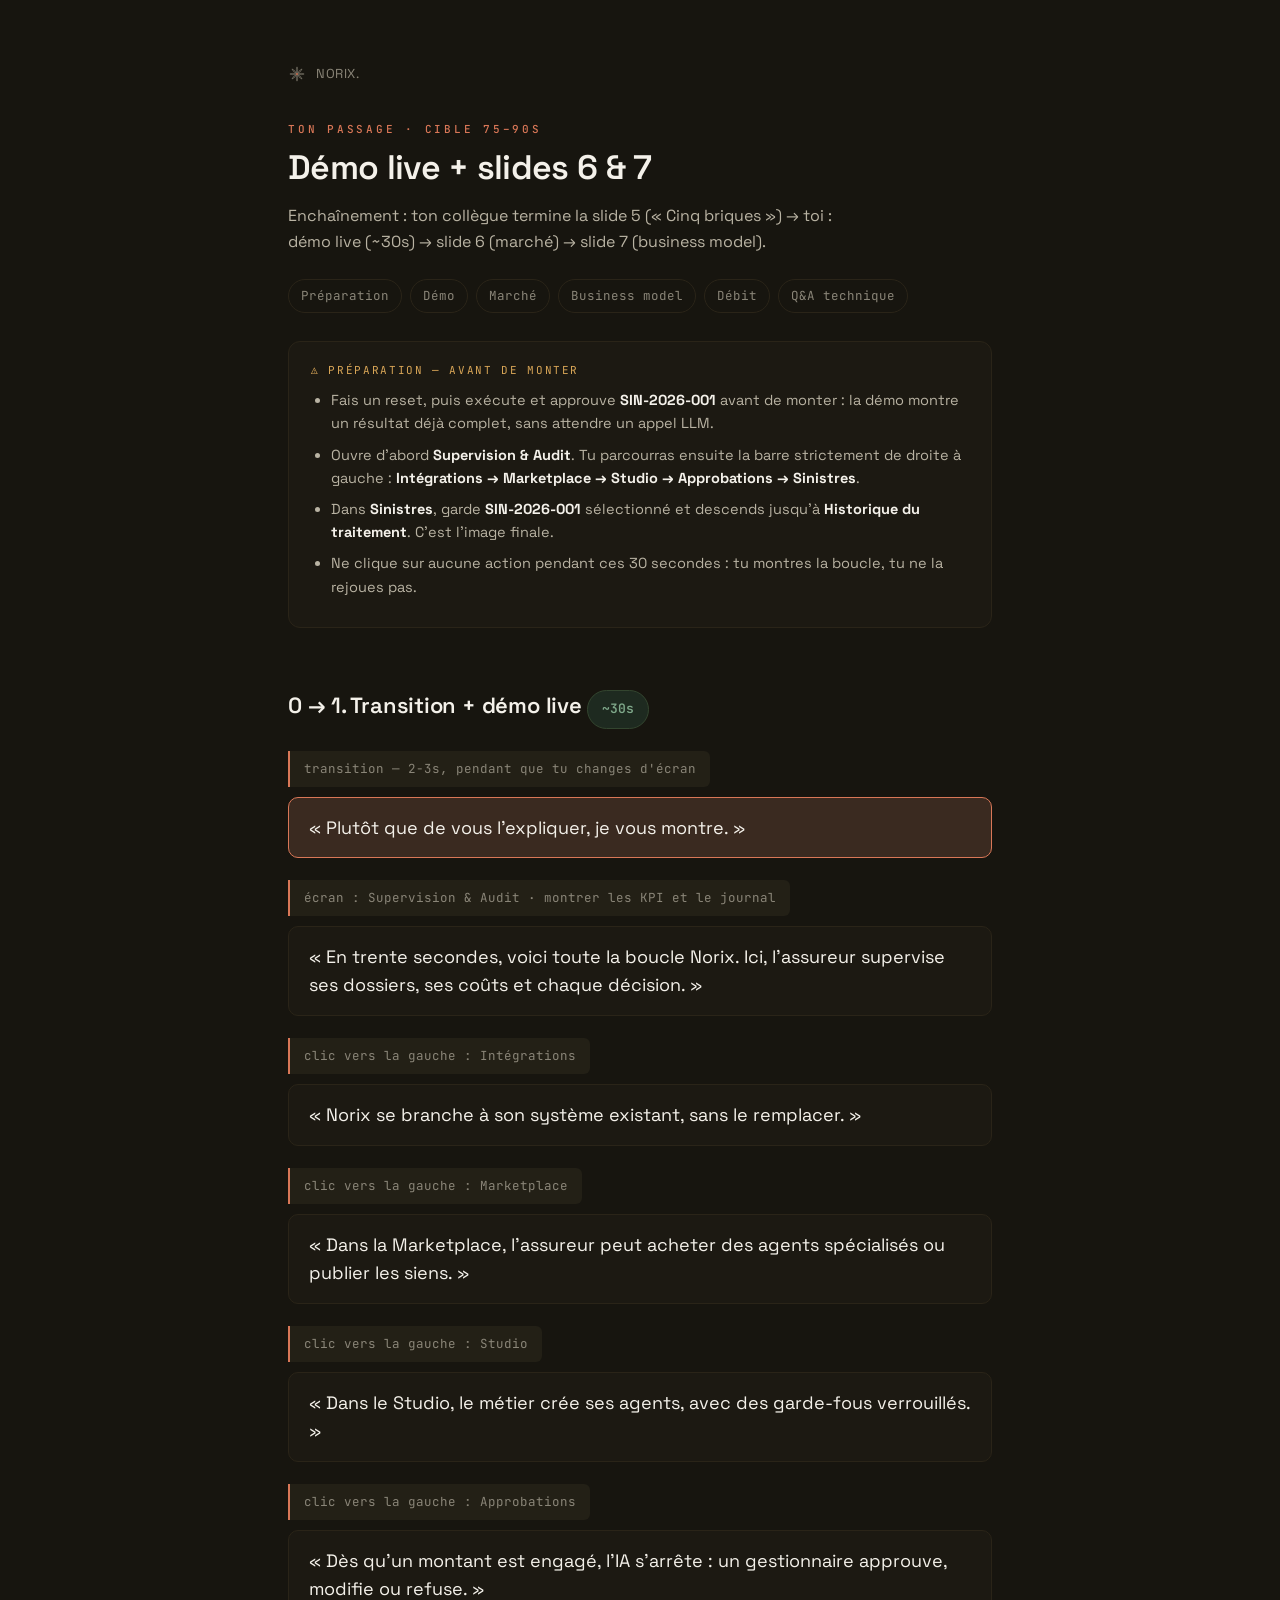
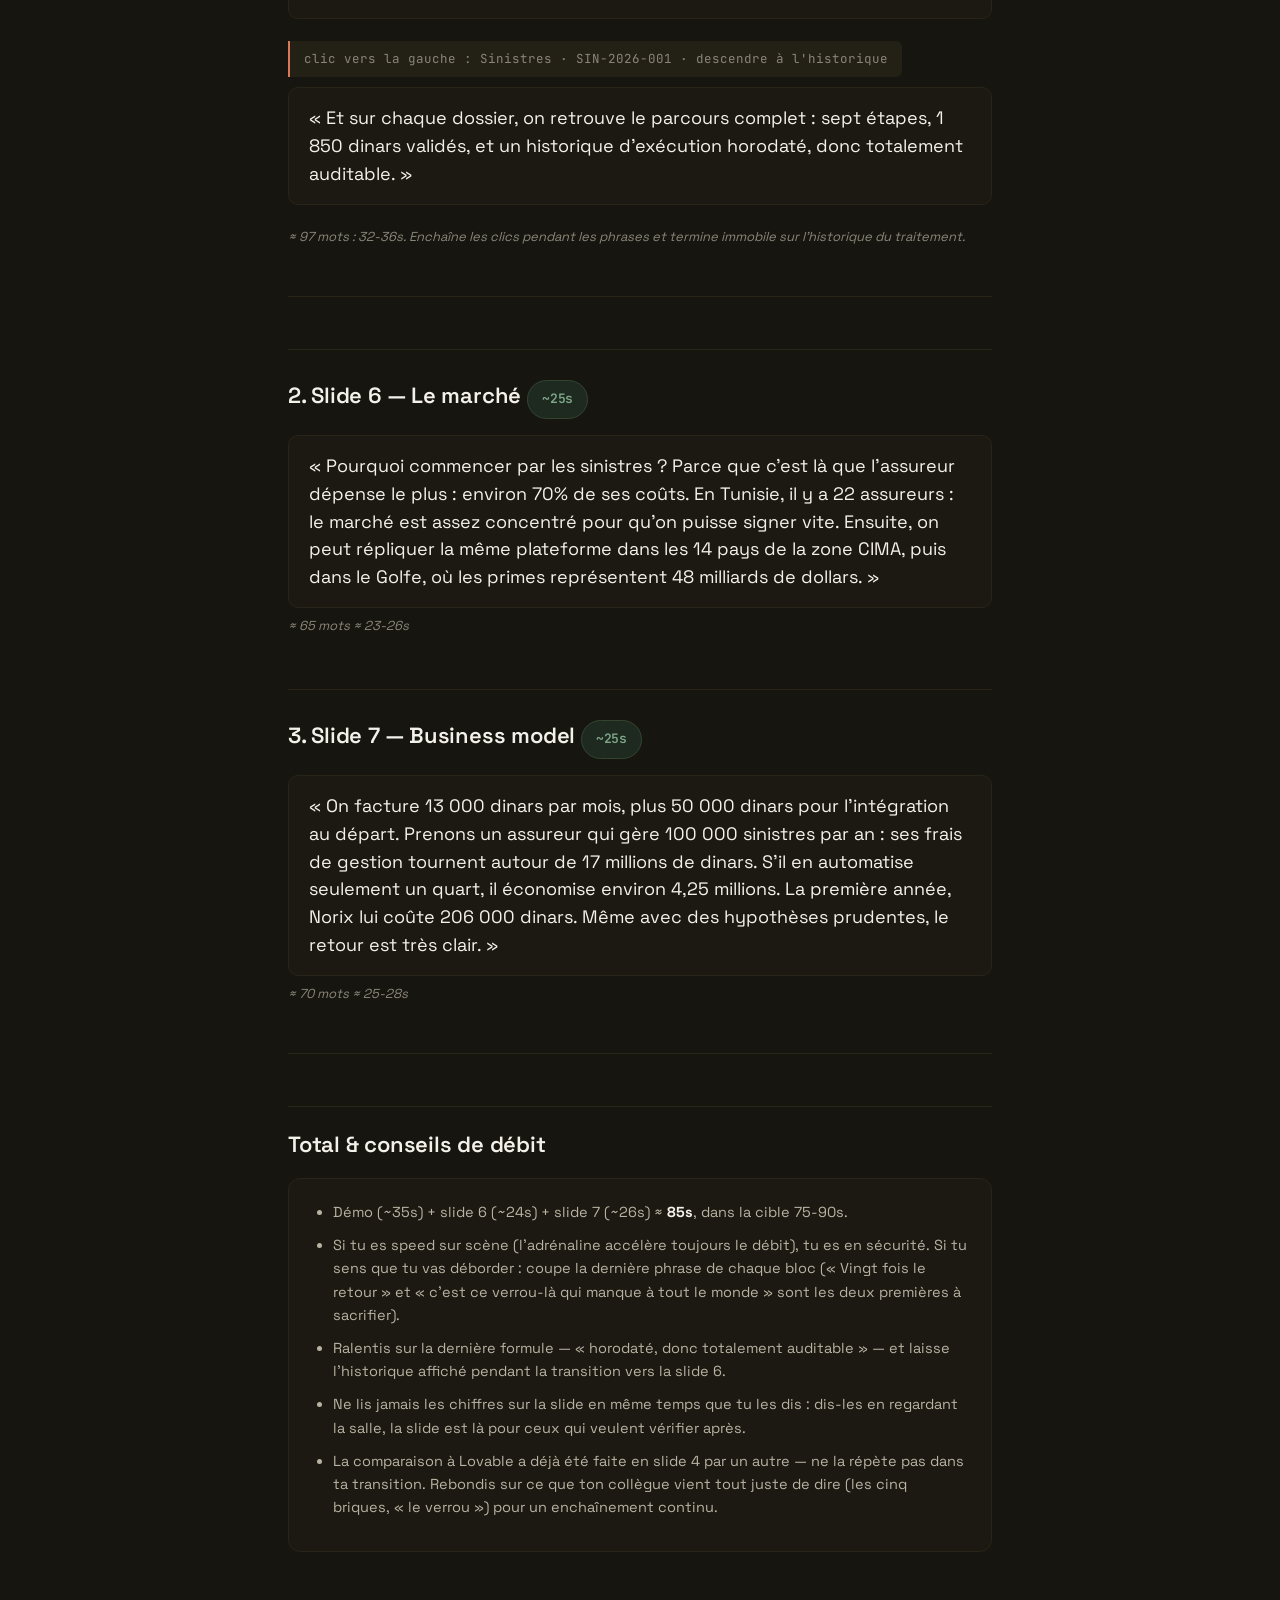
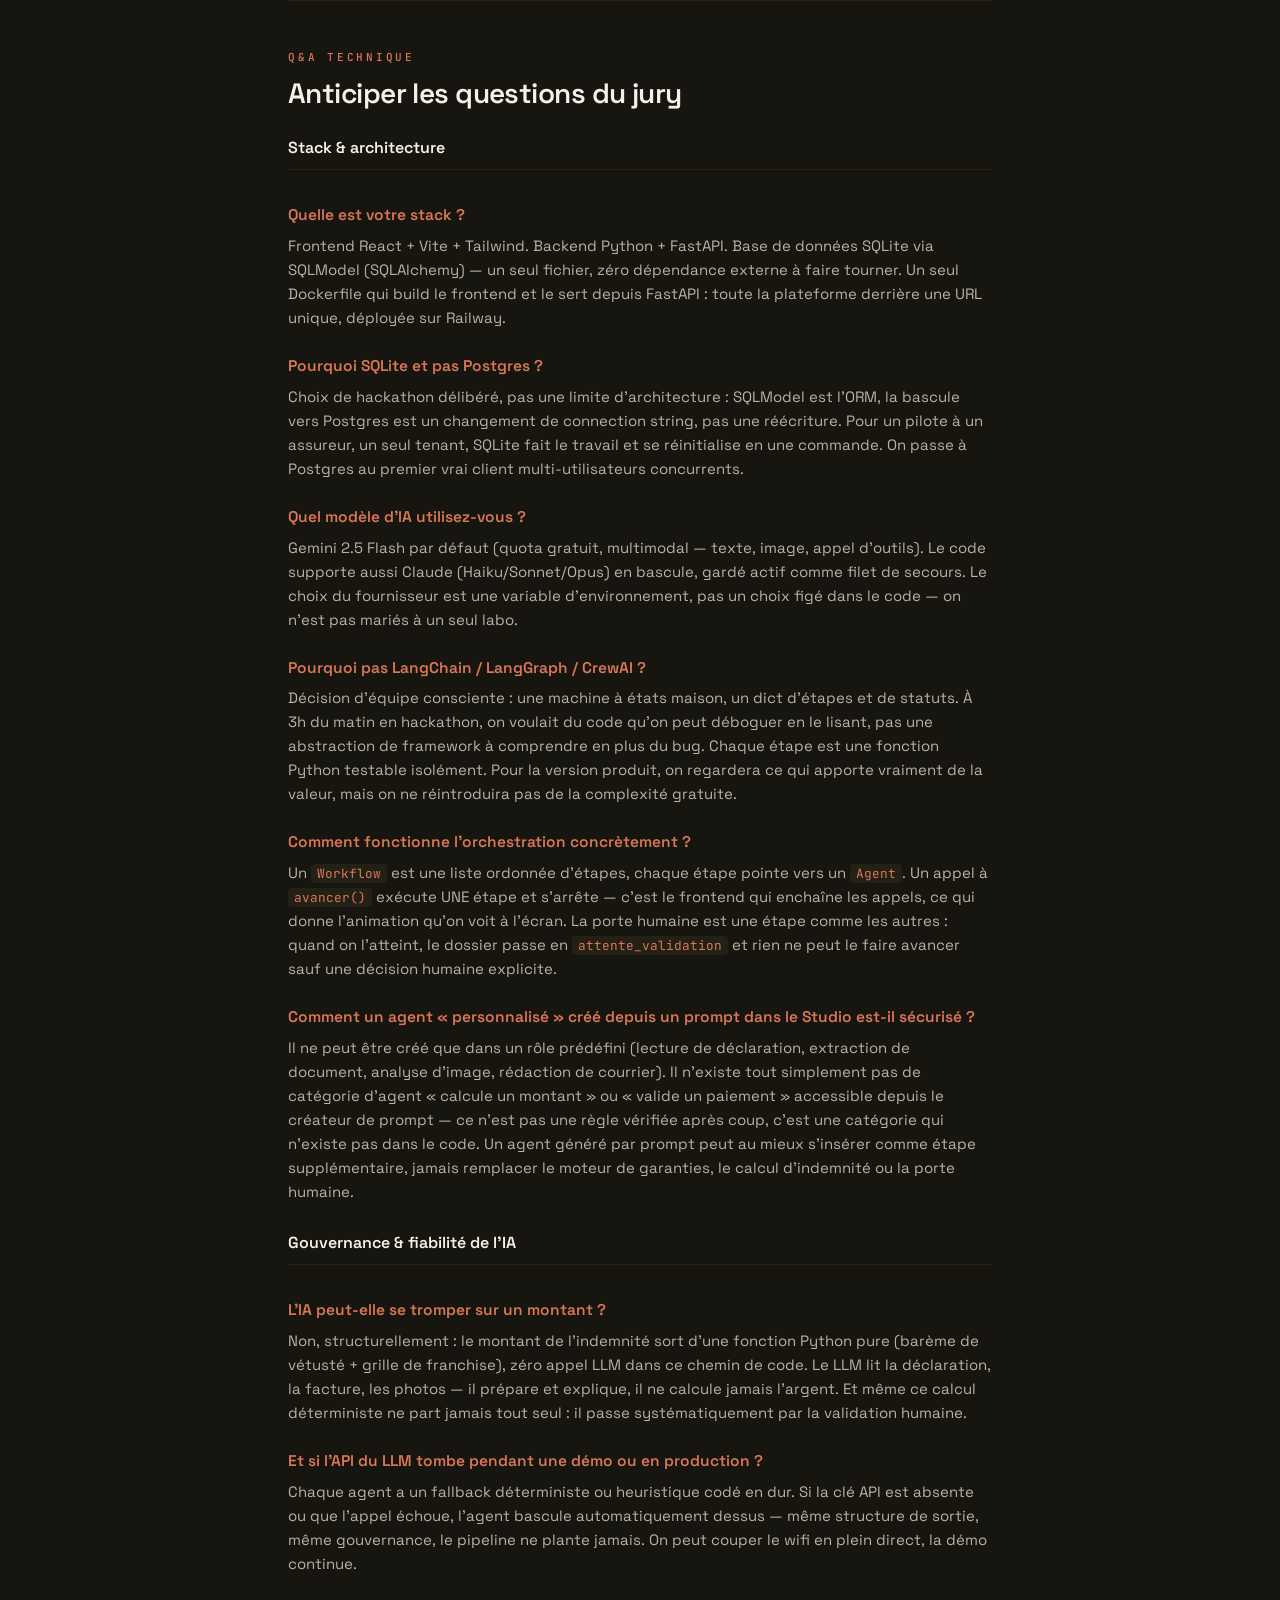
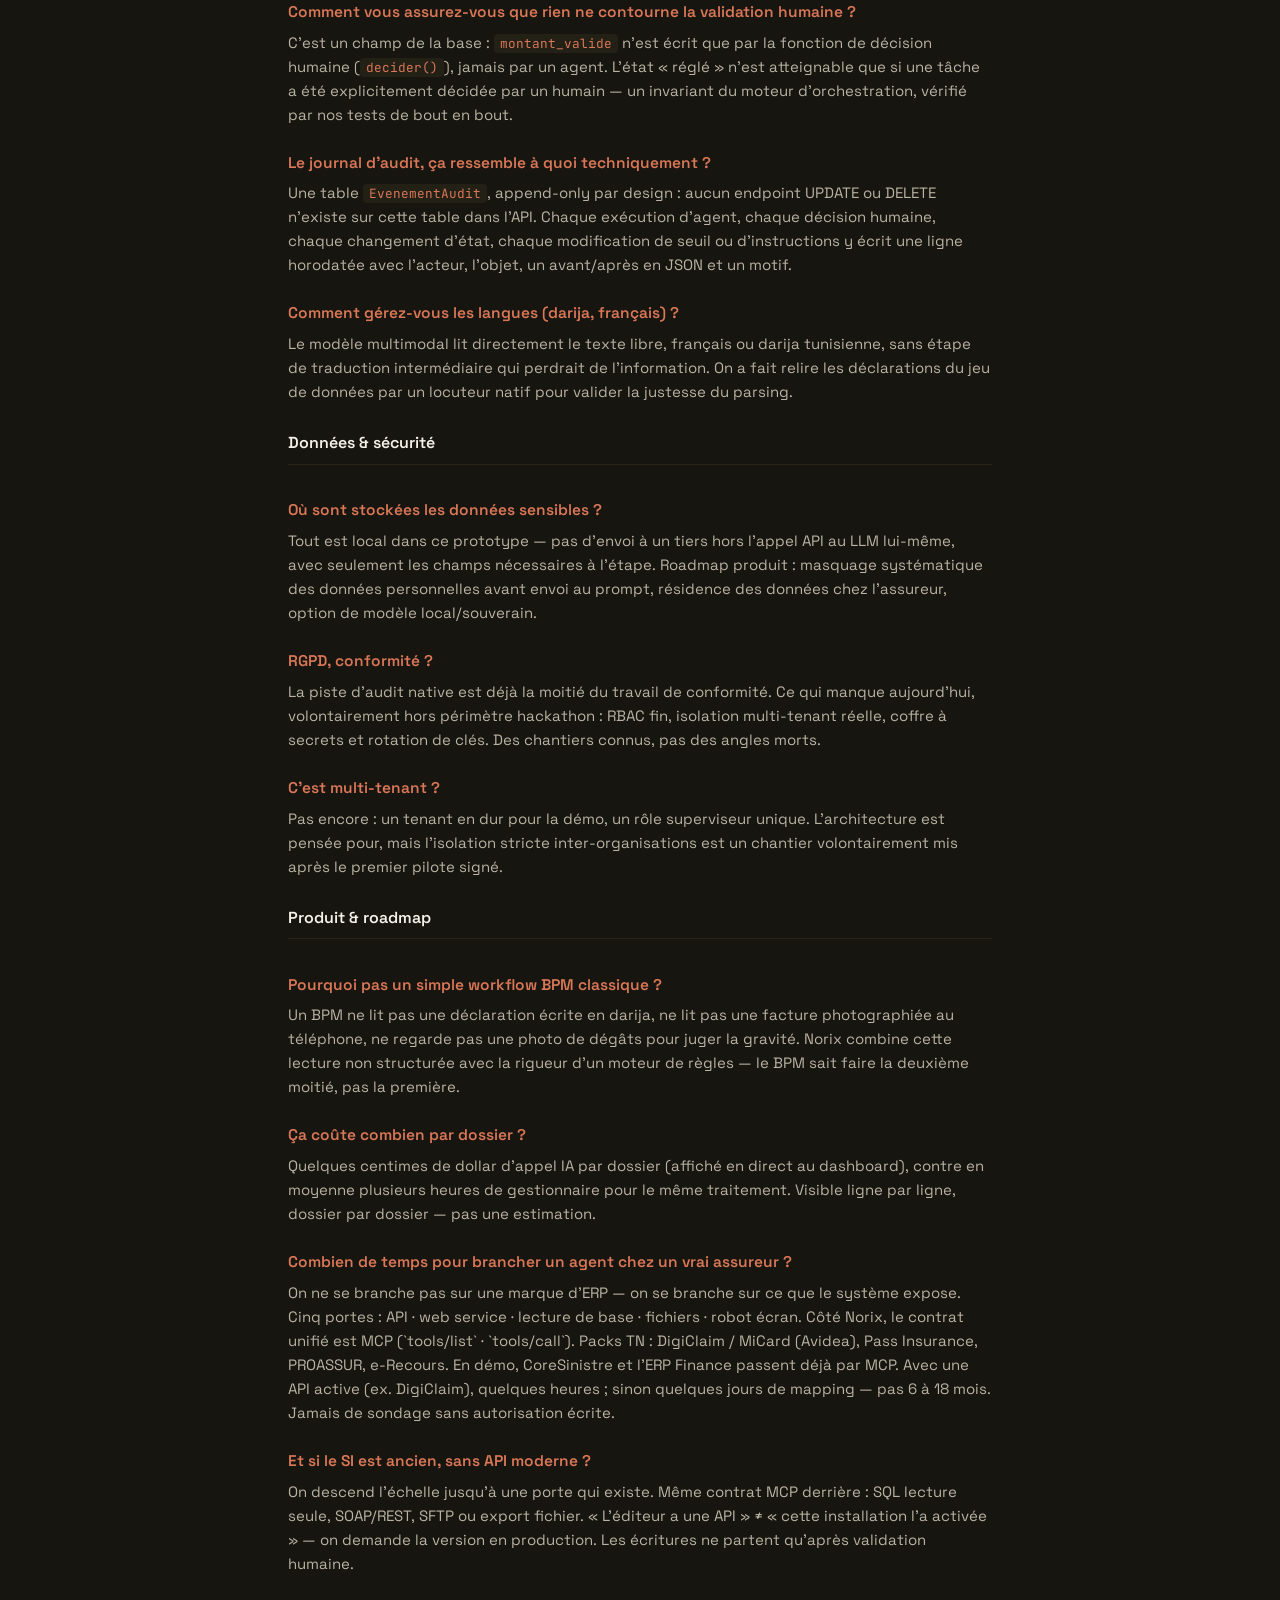
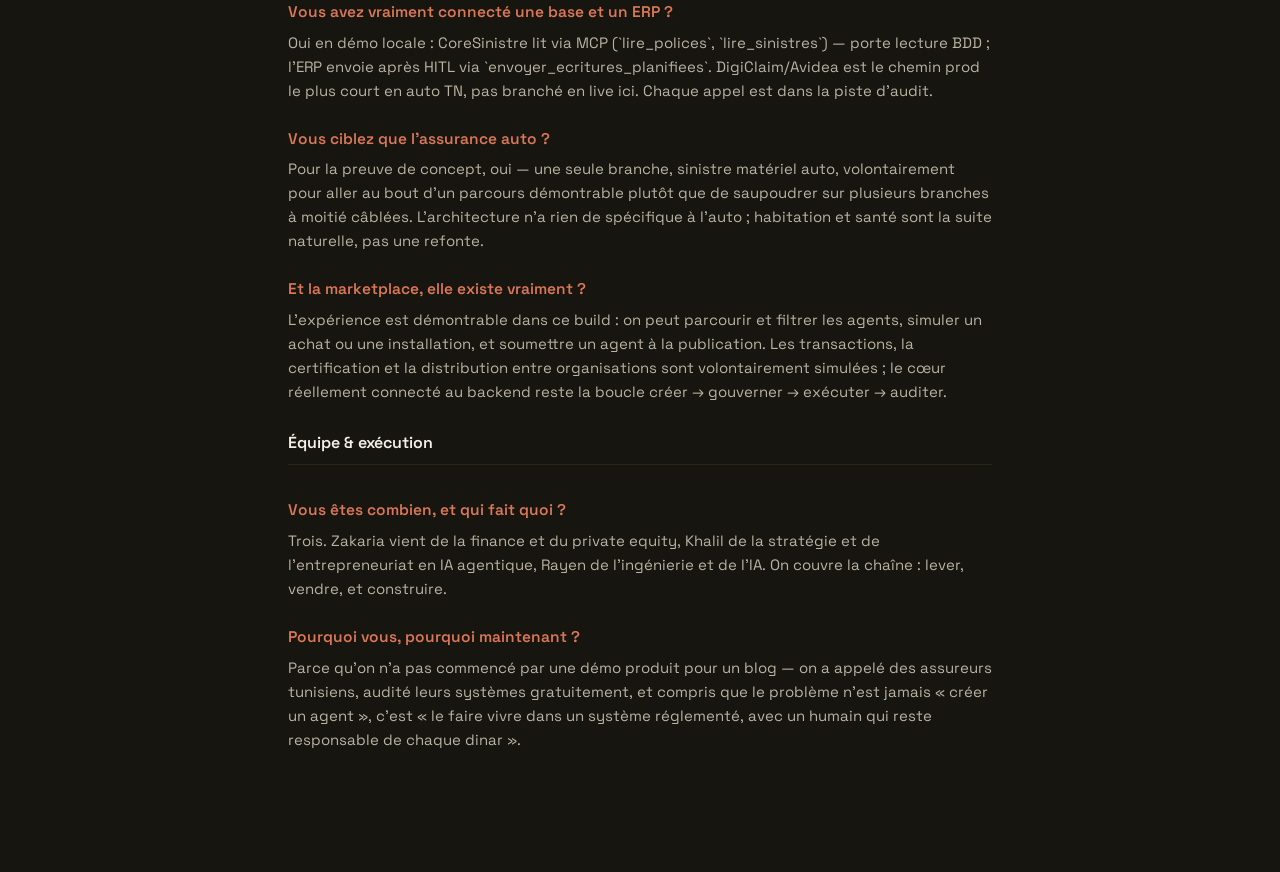
<file: docs/pitch-speech-6-7-demo.html>
<!DOCTYPE html>
<html lang="fr">
<head>
<meta charset="utf-8">
<meta name="viewport" content="width=device-width, initial-scale=1">
<title>Norix — Speech démo + slides 6 &amp; 7</title>
<link rel="preconnect" href="https://fonts.googleapis.com">
<link rel="preconnect" href="https://fonts.gstatic.com" crossorigin>
<link href="https://fonts.googleapis.com/css2?family=Space+Grotesk:wght@400;500;600;700&family=JetBrains+Mono:wght@400;500&display=swap" rel="stylesheet">
<style>
  :root{
    --ink:#17150F; --cream:#F4F1EA; --surface:#1C1912; --surface2:#232016;
    --terra:#D97757; --terra-tint:#3A2A20; --muted:#B9B3A3; --faint:#8A8578; --line:#2A2418;
    --ok:#7FA88A; --warn:#D9A657;
  }
  *{box-sizing:border-box;}
  html,body{margin:0;padding:0;}
  body{
    font-family:'Space Grotesk','Segoe UI',Arial,sans-serif;
    background:var(--ink); color:var(--cream);
    line-height:1.6; font-size:16px;
  }
  .wrap{max-width:760px; margin:0 auto; padding:64px 28px 120px;}
  .mark{display:flex; align-items:center; gap:10px; color:var(--faint); font-size:13px; letter-spacing:.04em; text-transform:uppercase; margin-bottom:36px;}
  .mark svg{width:18px; height:18px;}
  .kicker{font-family:'JetBrains Mono',monospace; font-size:11px; font-weight:500; letter-spacing:.25em; text-transform:uppercase; color:var(--terra); margin:0 0 10px;}
  h1{font-size:34px; font-weight:600; letter-spacing:-.02em; line-height:1.15; margin:0 0 14px;}
  h2{font-size:22px; font-weight:600; letter-spacing:-.01em; margin:52px 0 16px; padding-top:20px; border-top:1px solid var(--line);}
  h2:first-of-type{border-top:none; padding-top:0;}
  h3{font-size:16px; font-weight:600; color:var(--cream); margin:26px 0 8px;}
  p.lead{color:var(--muted); font-size:16px; max-width:56ch;}
  .prep{background:var(--surface); border:1px solid var(--line); border-radius:12px; padding:20px 22px; margin:28px 0;}
  .prep .label{font-family:'JetBrains Mono',monospace; font-size:11px; letter-spacing:.15em; text-transform:uppercase; color:var(--warn); margin-bottom:10px; display:block;}
  .prep ul{margin:0; padding-left:20px;}
  .prep li{margin-bottom:8px; color:var(--muted); font-size:14.5px;}
  .prep b{color:var(--cream);}
  .beat{margin:22px 0;}
  .stage{
    font-family:'JetBrains Mono',monospace; font-size:12.5px; color:var(--faint);
    background:var(--surface2); border-left:2px solid var(--terra);
    padding:8px 14px; border-radius:0 6px 6px 0; margin:0 0 10px; display:inline-block;
  }
  blockquote{
    margin:0 0 6px; padding:16px 20px; background:var(--surface);
    border-radius:10px; border:1px solid var(--line);
    font-size:18px; line-height:1.55; color:var(--cream);
  }
  blockquote.transition{border-color:var(--terra); background:var(--terra-tint);}
  .timing{font-size:13px; color:var(--faint); font-style:italic; margin:8px 0 0;}
  .divider{height:1px; background:var(--line); margin:48px 0;}
  .tips{background:var(--surface); border:1px solid var(--line); border-radius:12px; padding:22px 24px;}
  .tips ul{margin:0; padding-left:20px;}
  .tips li{margin-bottom:10px; font-size:14.5px; color:var(--muted);}
  .tips li b{color:var(--cream);}
  .qa{border-top:1px solid var(--line); padding-top:18px; margin-top:0;}
  .q{font-weight:600; font-size:15.5px; color:var(--terra); margin-bottom:6px;}
  .a{color:var(--muted); font-size:15px; margin:0 0 24px;}
  code{
    font-family:'JetBrains Mono',monospace; background:var(--surface2); color:var(--terra);
    padding:1px 6px; border-radius:4px; font-size:.85em;
  }
  .totalbadge{
    display:inline-flex; align-items:center; gap:8px; font-family:'JetBrains Mono',monospace;
    font-size:13px; color:var(--ok); background:#1E2A20; border:1px solid #33452F;
    padding:8px 14px; border-radius:999px; margin-top:10px;
  }
  .toc{display:flex; gap:8px; flex-wrap:wrap; margin:24px 0 0;}
  .toc a{
    font-size:12.5px; font-family:'JetBrains Mono',monospace; color:var(--faint);
    text-decoration:none; border:1px solid var(--line); padding:6px 12px; border-radius:999px;
  }
  .toc a:hover{color:var(--terra); border-color:var(--terra);}
  @media print{ body{background:#fff;color:#000;} }
</style>
</head>
<body>
<div class="wrap">

  <div class="mark">
    <svg viewBox="0 0 240 240" fill="none" stroke="currentColor" stroke-width="8" stroke-linejoin="round">
      <g>
        <path d="M120 107 Q101 66 120 25 Q139 66 120 107 Z" transform="rotate(0 120 120)"/>
        <path d="M120 107 Q101 66 120 25 Q139 66 120 107 Z" transform="rotate(45 120 120)"/>
        <path d="M120 107 Q101 66 120 25 Q139 66 120 107 Z" transform="rotate(90 120 120)"/>
        <path d="M120 107 Q101 66 120 25 Q139 66 120 107 Z" transform="rotate(135 120 120)"/>
        <path d="M120 107 Q101 66 120 25 Q139 66 120 107 Z" transform="rotate(180 120 120)"/>
        <path d="M120 107 Q101 66 120 25 Q139 66 120 107 Z" transform="rotate(225 120 120)"/>
        <path d="M120 107 Q101 66 120 25 Q139 66 120 107 Z" transform="rotate(270 120 120)"/>
        <path d="M120 107 Q101 66 120 25 Q139 66 120 107 Z" transform="rotate(315 120 120)"/>
      </g>
      <circle cx="120" cy="120" r="13" fill="#D97757" stroke="none"/>
    </svg>
    norix.
  </div>

  <p class="kicker">Ton passage · cible 75–90s</p>
  <h1>Démo live + slides 6 &amp; 7</h1>
  <p class="lead">
    Enchaînement : ton collègue termine la slide 5 (« Cinq briques ») →
    toi : démo live (~30s) → slide 6 (marché) → slide 7 (business model).
  </p>

  <div class="toc">
    <a href="#prep">Préparation</a>
    <a href="#demo">Démo</a>
    <a href="#marche">Marché</a>
    <a href="#biz">Business model</a>
    <a href="#tips">Débit</a>
    <a href="#qa">Q&amp;A technique</a>
  </div>

  <div id="prep" class="prep">
    <span class="label">⚠ Préparation — avant de monter</span>
    <ul>
      <li>Fais un reset, puis exécute et approuve <b>SIN-2026-001</b> avant de monter : la démo montre un résultat déjà complet, sans attendre un appel LLM.</li>
      <li>Ouvre d'abord <b>Supervision &amp; Audit</b>. Tu parcourras ensuite la barre strictement de droite à gauche : <b>Intégrations → Marketplace → Studio → Approbations → Sinistres</b>.</li>
      <li>Dans <b>Sinistres</b>, garde <b>SIN-2026-001</b> sélectionné et descends jusqu'à <b>Historique du traitement</b>. C'est l'image finale.</li>
      <li>Ne clique sur aucune action pendant ces 30 secondes : tu montres la boucle, tu ne la rejoues pas.</li>
    </ul>
  </div>

  <h2 id="demo">0 → 1. Transition + démo live <span class="totalbadge">~30s</span></h2>

  <div class="beat">
    <span class="stage">transition — 2-3s, pendant que tu changes d'écran</span>
    <blockquote class="transition">« Plutôt que de vous l'expliquer, je vous montre. »</blockquote>
  </div>

  <div class="beat">
    <span class="stage">écran : Supervision &amp; Audit · montrer les KPI et le journal</span>
    <blockquote>« En trente secondes, voici toute la boucle Norix. Ici, l'assureur supervise ses dossiers, ses coûts et chaque décision. »</blockquote>
  </div>

  <div class="beat">
    <span class="stage">clic vers la gauche : Intégrations</span>
    <blockquote>« Norix se branche à son système existant, sans le remplacer. »</blockquote>
  </div>

  <div class="beat">
    <span class="stage">clic vers la gauche : Marketplace</span>
    <blockquote>« Dans la Marketplace, l'assureur peut acheter des agents spécialisés ou publier les siens. »</blockquote>
  </div>

  <div class="beat">
    <span class="stage">clic vers la gauche : Studio</span>
    <blockquote>« Dans le Studio, le métier crée ses agents, avec des garde-fous verrouillés. »</blockquote>
  </div>

  <div class="beat">
    <span class="stage">clic vers la gauche : Approbations</span>
    <blockquote>« Dès qu'un montant est engagé, l'IA s'arrête : un gestionnaire approuve, modifie ou refuse. »</blockquote>
  </div>

  <div class="beat">
    <span class="stage">clic vers la gauche : Sinistres · SIN-2026-001 · descendre à l'historique</span>
    <blockquote>« Et sur chaque dossier, on retrouve le parcours complet : sept étapes, 1 850 dinars validés, et un historique d'exécution horodaté, donc totalement auditable. »</blockquote>
  </div>
  <p class="timing">≈ 97 mots : 32-36s. Enchaîne les clics pendant les phrases et termine immobile sur l'historique du traitement.</p>

  <div class="divider"></div>

  <h2 id="marche">2. Slide 6 — Le marché <span class="totalbadge">~25s</span></h2>
  <blockquote>« Pourquoi commencer par les sinistres ? Parce que c'est là que l'assureur dépense le plus : environ 70% de ses coûts. En Tunisie, il y a 22 assureurs : le marché est assez concentré pour qu'on puisse signer vite. Ensuite, on peut répliquer la même plateforme dans les 14 pays de la zone CIMA, puis dans le Golfe, où les primes représentent 48 milliards de dollars. »</blockquote>
  <p class="timing">≈ 65 mots ≈ 23-26s</p>

  <h2 id="biz">3. Slide 7 — Business model <span class="totalbadge">~25s</span></h2>
  <blockquote>« On facture 13 000 dinars par mois, plus 50 000 dinars pour l'intégration au départ. Prenons un assureur qui gère 100 000 sinistres par an : ses frais de gestion tournent autour de 17 millions de dinars. S'il en automatise seulement un quart, il économise environ 4,25 millions. La première année, Norix lui coûte 206 000 dinars. Même avec des hypothèses prudentes, le retour est très clair. »</blockquote>
  <p class="timing">≈ 70 mots ≈ 25-28s</p>

  <div class="divider"></div>

  <h2 id="tips">Total &amp; conseils de débit</h2>
  <div class="tips">
    <ul>
      <li>Démo (~35s) + slide 6 (~24s) + slide 7 (~26s) ≈ <b>85s</b>, dans la cible 75-90s.</li>
      <li>Si tu es speed sur scène (l'adrénaline accélère toujours le débit), tu es en sécurité. Si tu sens que tu vas déborder : coupe la dernière phrase de chaque bloc (« Vingt fois le retour » et « c'est ce verrou-là qui manque à tout le monde » sont les deux premières à sacrifier).</li>
      <li>Ralentis sur la dernière formule — « horodaté, donc totalement auditable » — et laisse l'historique affiché pendant la transition vers la slide 6.</li>
      <li>Ne lis jamais les chiffres sur la slide en même temps que tu les dis : dis-les en regardant la salle, la slide est là pour ceux qui veulent vérifier après.</li>
      <li>La comparaison à Lovable a déjà été faite en slide 4 par un autre — ne la répète pas dans ta transition. Rebondis sur ce que ton collègue vient tout juste de dire (les cinq briques, « le verrou ») pour un enchaînement continu.</li>
    </ul>
  </div>

  <div class="divider"></div>

  <p class="kicker" id="qa">Q&amp;A technique</p>
  <h1 style="font-size:28px;">Anticiper les questions du jury</h1>

  <h3>Stack &amp; architecture</h3>

  <div class="qa">
    <p class="q">Quelle est votre stack ?</p>
    <p class="a">Frontend React + Vite + Tailwind. Backend Python + FastAPI. Base de données SQLite via SQLModel (SQLAlchemy) — un seul fichier, zéro dépendance externe à faire tourner. Un seul Dockerfile qui build le frontend et le sert depuis FastAPI : toute la plateforme derrière une URL unique, déployée sur Railway.</p>

    <p class="q">Pourquoi SQLite et pas Postgres ?</p>
    <p class="a">Choix de hackathon délibéré, pas une limite d'architecture : SQLModel est l'ORM, la bascule vers Postgres est un changement de connection string, pas une réécriture. Pour un pilote à un assureur, un seul tenant, SQLite fait le travail et se réinitialise en une commande. On passe à Postgres au premier vrai client multi-utilisateurs concurrents.</p>

    <p class="q">Quel modèle d'IA utilisez-vous ?</p>
    <p class="a">Gemini 2.5 Flash par défaut (quota gratuit, multimodal — texte, image, appel d'outils). Le code supporte aussi Claude (Haiku/Sonnet/Opus) en bascule, gardé actif comme filet de secours. Le choix du fournisseur est une variable d'environnement, pas un choix figé dans le code — on n'est pas mariés à un seul labo.</p>

    <p class="q">Pourquoi pas LangChain / LangGraph / CrewAI ?</p>
    <p class="a">Décision d'équipe consciente : une machine à états maison, un dict d'étapes et de statuts. À 3h du matin en hackathon, on voulait du code qu'on peut déboguer en le lisant, pas une abstraction de framework à comprendre en plus du bug. Chaque étape est une fonction Python testable isolément. Pour la version produit, on regardera ce qui apporte vraiment de la valeur, mais on ne réintroduira pas de la complexité gratuite.</p>

    <p class="q">Comment fonctionne l'orchestration concrètement ?</p>
    <p class="a">Un <code>Workflow</code> est une liste ordonnée d'étapes, chaque étape pointe vers un <code>Agent</code>. Un appel à <code>avancer()</code> exécute UNE étape et s'arrête — c'est le frontend qui enchaîne les appels, ce qui donne l'animation qu'on voit à l'écran. La porte humaine est une étape comme les autres : quand on l'atteint, le dossier passe en <code>attente_validation</code> et rien ne peut le faire avancer sauf une décision humaine explicite.</p>

    <p class="q">Comment un agent « personnalisé » créé depuis un prompt dans le Studio est-il sécurisé ?</p>
    <p class="a">Il ne peut être créé que dans un rôle prédéfini (lecture de déclaration, extraction de document, analyse d'image, rédaction de courrier). Il n'existe tout simplement pas de catégorie d'agent « calcule un montant » ou « valide un paiement » accessible depuis le créateur de prompt — ce n'est pas une règle vérifiée après coup, c'est une catégorie qui n'existe pas dans le code. Un agent généré par prompt peut au mieux s'insérer comme étape supplémentaire, jamais remplacer le moteur de garanties, le calcul d'indemnité ou la porte humaine.</p>
  </div>

  <h3>Gouvernance &amp; fiabilité de l'IA</h3>

  <div class="qa">
    <p class="q">L'IA peut-elle se tromper sur un montant ?</p>
    <p class="a">Non, structurellement : le montant de l'indemnité sort d'une fonction Python pure (barème de vétusté + grille de franchise), zéro appel LLM dans ce chemin de code. Le LLM lit la déclaration, la facture, les photos — il prépare et explique, il ne calcule jamais l'argent. Et même ce calcul déterministe ne part jamais tout seul : il passe systématiquement par la validation humaine.</p>

    <p class="q">Et si l'API du LLM tombe pendant une démo ou en production ?</p>
    <p class="a">Chaque agent a un fallback déterministe ou heuristique codé en dur. Si la clé API est absente ou que l'appel échoue, l'agent bascule automatiquement dessus — même structure de sortie, même gouvernance, le pipeline ne plante jamais. On peut couper le wifi en plein direct, la démo continue.</p>

    <p class="q">Comment vous assurez-vous que rien ne contourne la validation humaine ?</p>
    <p class="a">C'est un champ de la base : <code>montant_valide</code> n'est écrit que par la fonction de décision humaine (<code>decider()</code>), jamais par un agent. L'état « réglé » n'est atteignable que si une tâche a été explicitement décidée par un humain — un invariant du moteur d'orchestration, vérifié par nos tests de bout en bout.</p>

    <p class="q">Le journal d'audit, ça ressemble à quoi techniquement ?</p>
    <p class="a">Une table <code>EvenementAudit</code>, append-only par design : aucun endpoint UPDATE ou DELETE n'existe sur cette table dans l'API. Chaque exécution d'agent, chaque décision humaine, chaque changement d'état, chaque modification de seuil ou d'instructions y écrit une ligne horodatée avec l'acteur, l'objet, un avant/après en JSON et un motif.</p>

    <p class="q">Comment gérez-vous les langues (darija, français) ?</p>
    <p class="a">Le modèle multimodal lit directement le texte libre, français ou darija tunisienne, sans étape de traduction intermédiaire qui perdrait de l'information. On a fait relire les déclarations du jeu de données par un locuteur natif pour valider la justesse du parsing.</p>
  </div>

  <h3>Données &amp; sécurité</h3>

  <div class="qa">
    <p class="q">Où sont stockées les données sensibles ?</p>
    <p class="a">Tout est local dans ce prototype — pas d'envoi à un tiers hors l'appel API au LLM lui-même, avec seulement les champs nécessaires à l'étape. Roadmap produit : masquage systématique des données personnelles avant envoi au prompt, résidence des données chez l'assureur, option de modèle local/souverain.</p>

    <p class="q">RGPD, conformité ?</p>
    <p class="a">La piste d'audit native est déjà la moitié du travail de conformité. Ce qui manque aujourd'hui, volontairement hors périmètre hackathon : RBAC fin, isolation multi-tenant réelle, coffre à secrets et rotation de clés. Des chantiers connus, pas des angles morts.</p>

    <p class="q">C'est multi-tenant ?</p>
    <p class="a">Pas encore : un tenant en dur pour la démo, un rôle superviseur unique. L'architecture est pensée pour, mais l'isolation stricte inter-organisations est un chantier volontairement mis après le premier pilote signé.</p>
  </div>

  <h3>Produit &amp; roadmap</h3>

  <div class="qa">
    <p class="q">Pourquoi pas un simple workflow BPM classique ?</p>
    <p class="a">Un BPM ne lit pas une déclaration écrite en darija, ne lit pas une facture photographiée au téléphone, ne regarde pas une photo de dégâts pour juger la gravité. Norix combine cette lecture non structurée avec la rigueur d'un moteur de règles — le BPM sait faire la deuxième moitié, pas la première.</p>

    <p class="q">Ça coûte combien par dossier ?</p>
    <p class="a">Quelques centimes de dollar d'appel IA par dossier (affiché en direct au dashboard), contre en moyenne plusieurs heures de gestionnaire pour le même traitement. Visible ligne par ligne, dossier par dossier — pas une estimation.</p>

    <p class="q">Combien de temps pour brancher un agent chez un vrai assureur ?</p>
    <p class="a">On ne se branche pas sur une marque d'ERP — on se branche sur ce que le système expose. Cinq portes : API · web service · lecture de base · fichiers · robot écran. Côté Norix, le contrat unifié est MCP (`tools/list` · `tools/call`). Packs TN : DigiClaim / MiCard (Avidea), Pass Insurance, PROASSUR, e-Recours. En démo, CoreSinistre et l'ERP Finance passent déjà par MCP. Avec une API active (ex. DigiClaim), quelques heures ; sinon quelques jours de mapping — pas 6 à 18 mois. Jamais de sondage sans autorisation écrite.</p>

    <p class="q">Et si le SI est ancien, sans API moderne ?</p>
    <p class="a">On descend l'échelle jusqu'à une porte qui existe. Même contrat MCP derrière : SQL lecture seule, SOAP/REST, SFTP ou export fichier. « L'éditeur a une API » ≠ « cette installation l'a activée » — on demande la version en production. Les écritures ne partent qu'après validation humaine.</p>

    <p class="q">Vous avez vraiment connecté une base et un ERP ?</p>
    <p class="a">Oui en démo locale : CoreSinistre lit via MCP (`lire_polices`, `lire_sinistres`) — porte lecture BDD ; l'ERP envoie après HITL via `envoyer_ecritures_planifiees`. DigiClaim/Avidea est le chemin prod le plus court en auto TN, pas branché en live ici. Chaque appel est dans la piste d'audit.</p>

    <p class="q">Vous ciblez que l'assurance auto ?</p>
    <p class="a">Pour la preuve de concept, oui — une seule branche, sinistre matériel auto, volontairement pour aller au bout d'un parcours démontrable plutôt que de saupoudrer sur plusieurs branches à moitié câblées. L'architecture n'a rien de spécifique à l'auto ; habitation et santé sont la suite naturelle, pas une refonte.</p>

    <p class="q">Et la marketplace, elle existe vraiment ?</p>
    <p class="a">L'expérience est démontrable dans ce build : on peut parcourir et filtrer les agents, simuler un achat ou une installation, et soumettre un agent à la publication. Les transactions, la certification et la distribution entre organisations sont volontairement simulées ; le cœur réellement connecté au backend reste la boucle créer → gouverner → exécuter → auditer.</p>
  </div>

  <h3>Équipe &amp; exécution</h3>

  <div class="qa">
    <p class="q">Vous êtes combien, et qui fait quoi ?</p>
    <p class="a">Trois. Zakaria vient de la finance et du private equity, Khalil de la stratégie et de l'entrepreneuriat en IA agentique, Rayen de l'ingénierie et de l'IA. On couvre la chaîne : lever, vendre, et construire.</p>

    <p class="q">Pourquoi vous, pourquoi maintenant ?</p>
    <p class="a" style="margin-bottom:0;">Parce qu'on n'a pas commencé par une démo produit pour un blog — on a appelé des assureurs tunisiens, audité leurs systèmes gratuitement, et compris que le problème n'est jamais « créer un agent », c'est « le faire vivre dans un système réglementé, avec un humain qui reste responsable de chaque dinar ».</p>
  </div>

</div>
</body>
</html>
</file>
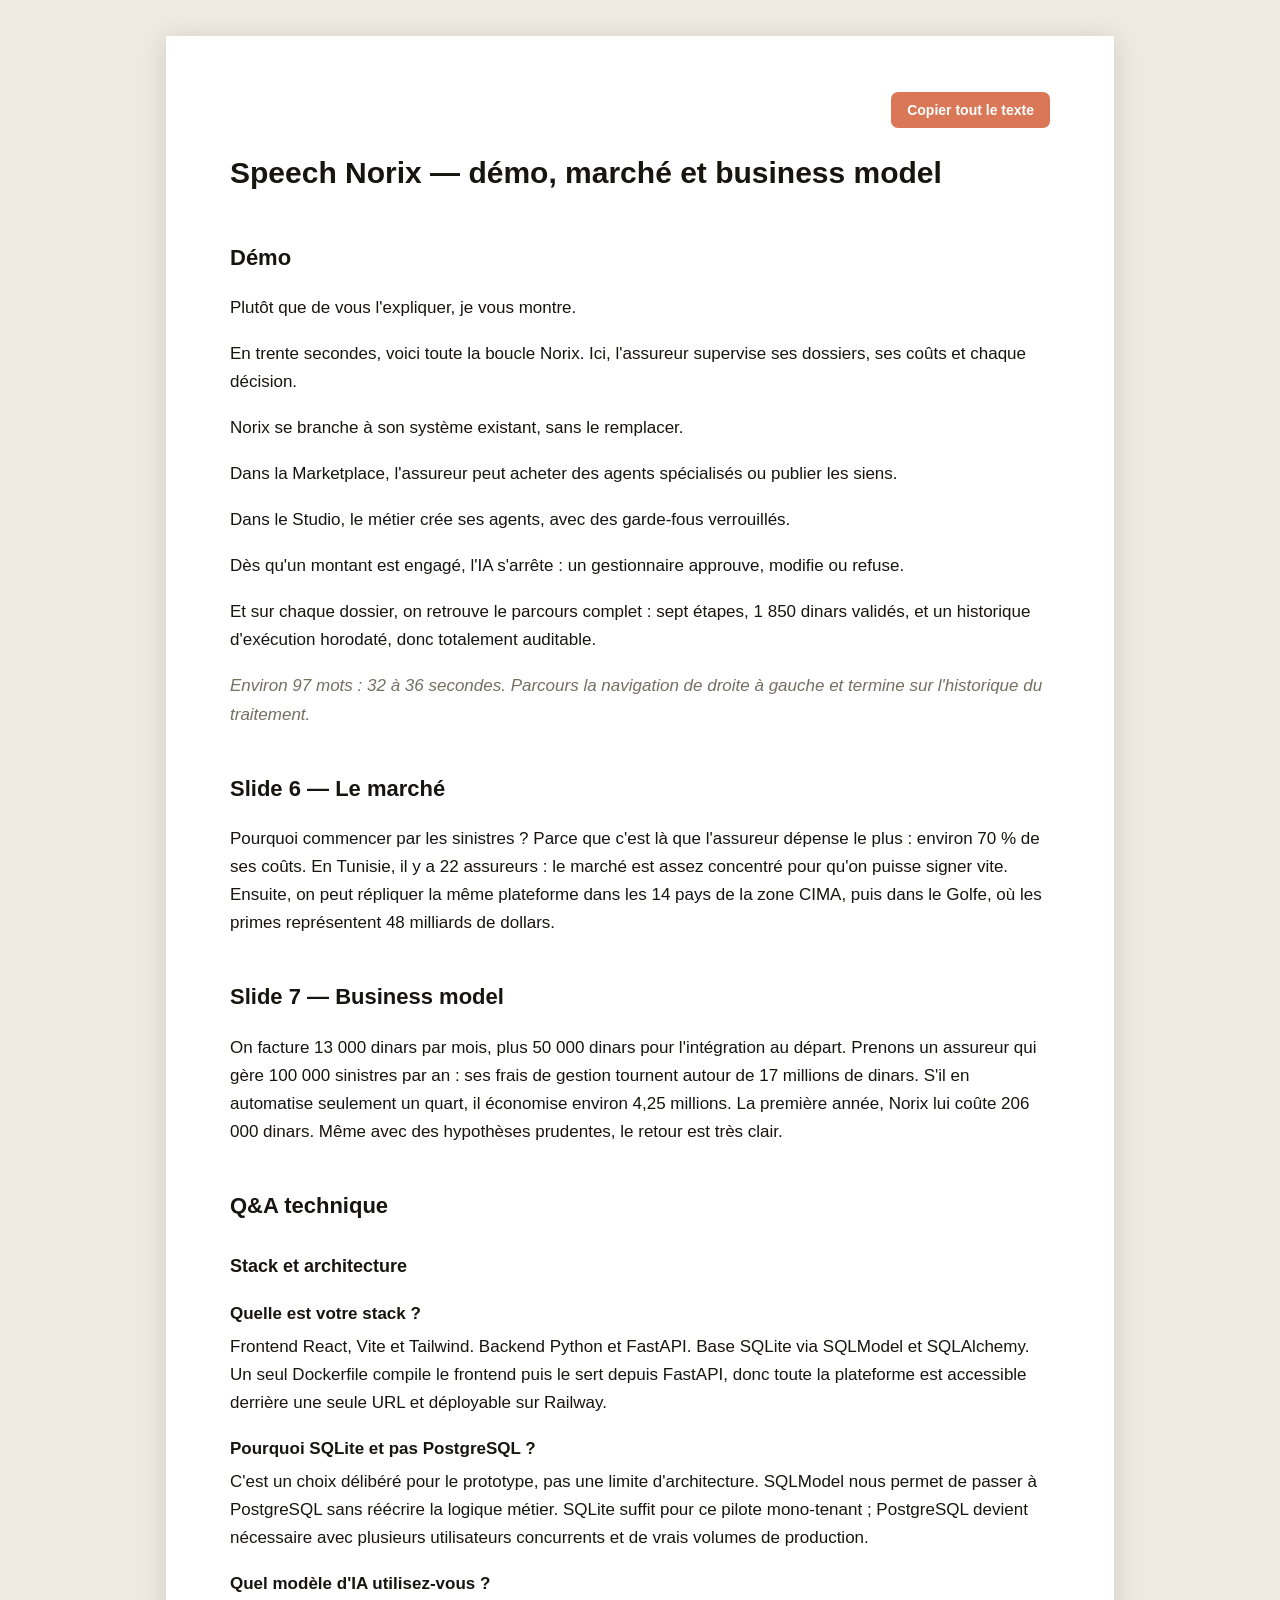
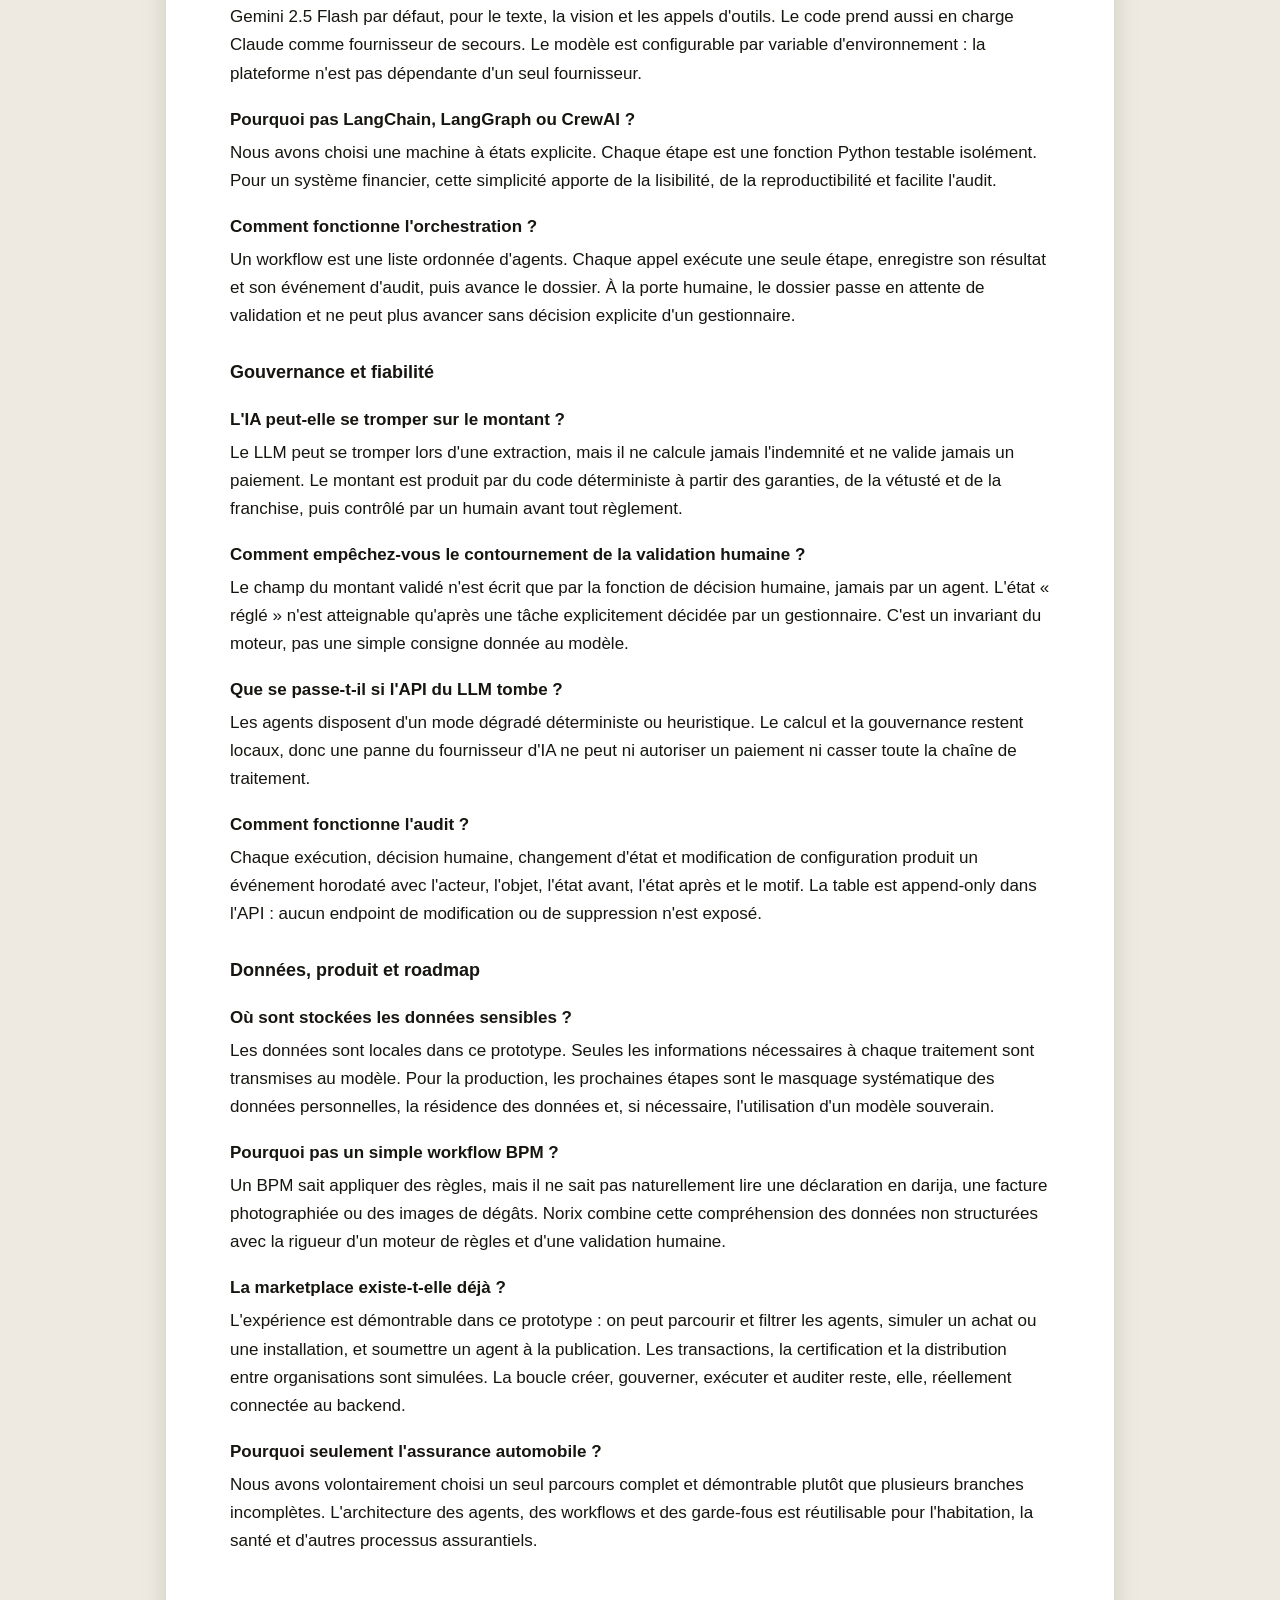
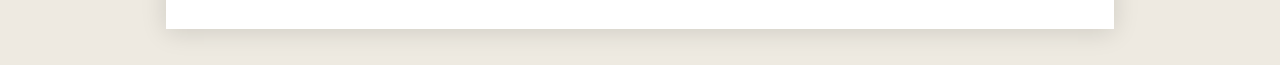
<file: docs/pitch-speech-copie.html>
<!doctype html>
<html lang="fr">
<head>
  <meta charset="utf-8">
  <meta name="viewport" content="width=device-width, initial-scale=1">
  <title>Norix — texte à copier</title>
  <style>
    body {
      margin: 0;
      background: #eeeae1;
      color: #17150f;
      font: 17px/1.65 "Segoe UI", Arial, sans-serif;
    }
    main {
      width: min(820px, calc(100% - 40px));
      margin: 36px auto;
      padding: 56px 64px;
      background: white;
      box-shadow: 0 3px 24px #0002;
    }
    h1 { margin-top: 0; font-size: 30px; }
    h2 { margin-top: 42px; font-size: 22px; }
    h3 { margin-top: 28px; font-size: 18px; }
    p { margin: 0 0 18px; }
    .note { color: #756f61; font-style: italic; }
    .actions {
      position: sticky;
      top: 12px;
      display: flex;
      justify-content: flex-end;
      margin-bottom: 20px;
    }
    button {
      border: 0;
      border-radius: 7px;
      padding: 10px 16px;
      color: white;
      background: #d97757;
      font: 600 14px "Segoe UI", Arial, sans-serif;
      cursor: pointer;
    }
    .question { margin-bottom: 5px; font-weight: 700; }
    @media print {
      body { background: white; }
      main { width: auto; margin: 0; padding: 20mm; box-shadow: none; }
      .actions { display: none; }
    }
  </style>
</head>
<body>
<main>
  <div class="actions"><button id="copy">Copier tout le texte</button></div>

  <article id="document">
    <h1>Speech Norix — démo, marché et business model</h1>

    <h2>Démo</h2>

    <p>Plutôt que de vous l'expliquer, je vous montre.</p>

    <p>En trente secondes, voici toute la boucle Norix. Ici, l'assureur supervise ses dossiers, ses coûts et chaque décision.</p>

    <p>Norix se branche à son système existant, sans le remplacer.</p>

    <p>Dans la Marketplace, l'assureur peut acheter des agents spécialisés ou publier les siens.</p>

    <p>Dans le Studio, le métier crée ses agents, avec des garde-fous verrouillés.</p>

    <p>Dès qu'un montant est engagé, l'IA s'arrête : un gestionnaire approuve, modifie ou refuse.</p>

    <p>Et sur chaque dossier, on retrouve le parcours complet : sept étapes, 1 850 dinars validés, et un historique d'exécution horodaté, donc totalement auditable.</p>

    <p class="note">Environ 97 mots : 32 à 36 secondes. Parcours la navigation de droite à gauche et termine sur l'historique du traitement.</p>

    <h2>Slide 6 — Le marché</h2>

    <p>Pourquoi commencer par les sinistres ? Parce que c'est là que l'assureur dépense le plus : environ 70 % de ses coûts. En Tunisie, il y a 22 assureurs : le marché est assez concentré pour qu'on puisse signer vite. Ensuite, on peut répliquer la même plateforme dans les 14 pays de la zone CIMA, puis dans le Golfe, où les primes représentent 48 milliards de dollars.</p>

    <h2>Slide 7 — Business model</h2>

    <p>On facture 13 000 dinars par mois, plus 50 000 dinars pour l'intégration au départ. Prenons un assureur qui gère 100 000 sinistres par an : ses frais de gestion tournent autour de 17 millions de dinars. S'il en automatise seulement un quart, il économise environ 4,25 millions. La première année, Norix lui coûte 206 000 dinars. Même avec des hypothèses prudentes, le retour est très clair.</p>

    <h2>Q&amp;A technique</h2>

    <h3>Stack et architecture</h3>

    <p class="question">Quelle est votre stack ?</p>
    <p>Frontend React, Vite et Tailwind. Backend Python et FastAPI. Base SQLite via SQLModel et SQLAlchemy. Un seul Dockerfile compile le frontend puis le sert depuis FastAPI, donc toute la plateforme est accessible derrière une seule URL et déployable sur Railway.</p>

    <p class="question">Pourquoi SQLite et pas PostgreSQL ?</p>
    <p>C'est un choix délibéré pour le prototype, pas une limite d'architecture. SQLModel nous permet de passer à PostgreSQL sans réécrire la logique métier. SQLite suffit pour ce pilote mono-tenant ; PostgreSQL devient nécessaire avec plusieurs utilisateurs concurrents et de vrais volumes de production.</p>

    <p class="question">Quel modèle d'IA utilisez-vous ?</p>
    <p>Gemini 2.5 Flash par défaut, pour le texte, la vision et les appels d'outils. Le code prend aussi en charge Claude comme fournisseur de secours. Le modèle est configurable par variable d'environnement : la plateforme n'est pas dépendante d'un seul fournisseur.</p>

    <p class="question">Pourquoi pas LangChain, LangGraph ou CrewAI ?</p>
    <p>Nous avons choisi une machine à états explicite. Chaque étape est une fonction Python testable isolément. Pour un système financier, cette simplicité apporte de la lisibilité, de la reproductibilité et facilite l'audit.</p>

    <p class="question">Comment fonctionne l'orchestration ?</p>
    <p>Un workflow est une liste ordonnée d'agents. Chaque appel exécute une seule étape, enregistre son résultat et son événement d'audit, puis avance le dossier. À la porte humaine, le dossier passe en attente de validation et ne peut plus avancer sans décision explicite d'un gestionnaire.</p>

    <h3>Gouvernance et fiabilité</h3>

    <p class="question">L'IA peut-elle se tromper sur le montant ?</p>
    <p>Le LLM peut se tromper lors d'une extraction, mais il ne calcule jamais l'indemnité et ne valide jamais un paiement. Le montant est produit par du code déterministe à partir des garanties, de la vétusté et de la franchise, puis contrôlé par un humain avant tout règlement.</p>

    <p class="question">Comment empêchez-vous le contournement de la validation humaine ?</p>
    <p>Le champ du montant validé n'est écrit que par la fonction de décision humaine, jamais par un agent. L'état « réglé » n'est atteignable qu'après une tâche explicitement décidée par un gestionnaire. C'est un invariant du moteur, pas une simple consigne donnée au modèle.</p>

    <p class="question">Que se passe-t-il si l'API du LLM tombe ?</p>
    <p>Les agents disposent d'un mode dégradé déterministe ou heuristique. Le calcul et la gouvernance restent locaux, donc une panne du fournisseur d'IA ne peut ni autoriser un paiement ni casser toute la chaîne de traitement.</p>

    <p class="question">Comment fonctionne l'audit ?</p>
    <p>Chaque exécution, décision humaine, changement d'état et modification de configuration produit un événement horodaté avec l'acteur, l'objet, l'état avant, l'état après et le motif. La table est append-only dans l'API : aucun endpoint de modification ou de suppression n'est exposé.</p>

    <h3>Données, produit et roadmap</h3>

    <p class="question">Où sont stockées les données sensibles ?</p>
    <p>Les données sont locales dans ce prototype. Seules les informations nécessaires à chaque traitement sont transmises au modèle. Pour la production, les prochaines étapes sont le masquage systématique des données personnelles, la résidence des données et, si nécessaire, l'utilisation d'un modèle souverain.</p>

    <p class="question">Pourquoi pas un simple workflow BPM ?</p>
    <p>Un BPM sait appliquer des règles, mais il ne sait pas naturellement lire une déclaration en darija, une facture photographiée ou des images de dégâts. Norix combine cette compréhension des données non structurées avec la rigueur d'un moteur de règles et d'une validation humaine.</p>

    <p class="question">La marketplace existe-t-elle déjà ?</p>
    <p>L'expérience est démontrable dans ce prototype : on peut parcourir et filtrer les agents, simuler un achat ou une installation, et soumettre un agent à la publication. Les transactions, la certification et la distribution entre organisations sont simulées. La boucle créer, gouverner, exécuter et auditer reste, elle, réellement connectée au backend.</p>

    <p class="question">Pourquoi seulement l'assurance automobile ?</p>
    <p>Nous avons volontairement choisi un seul parcours complet et démontrable plutôt que plusieurs branches incomplètes. L'architecture des agents, des workflows et des garde-fous est réutilisable pour l'habitation, la santé et d'autres processus assurantiels.</p>
  </article>
</main>
<script>
  document.getElementById('copy').addEventListener('click', async () => {
    const button = document.getElementById('copy');
    await navigator.clipboard.writeText(document.getElementById('document').innerText);
    button.textContent = 'Texte copié ✓';
    setTimeout(() => button.textContent = 'Copier tout le texte', 1800);
  });
</script>
</body>
</html>
</file>
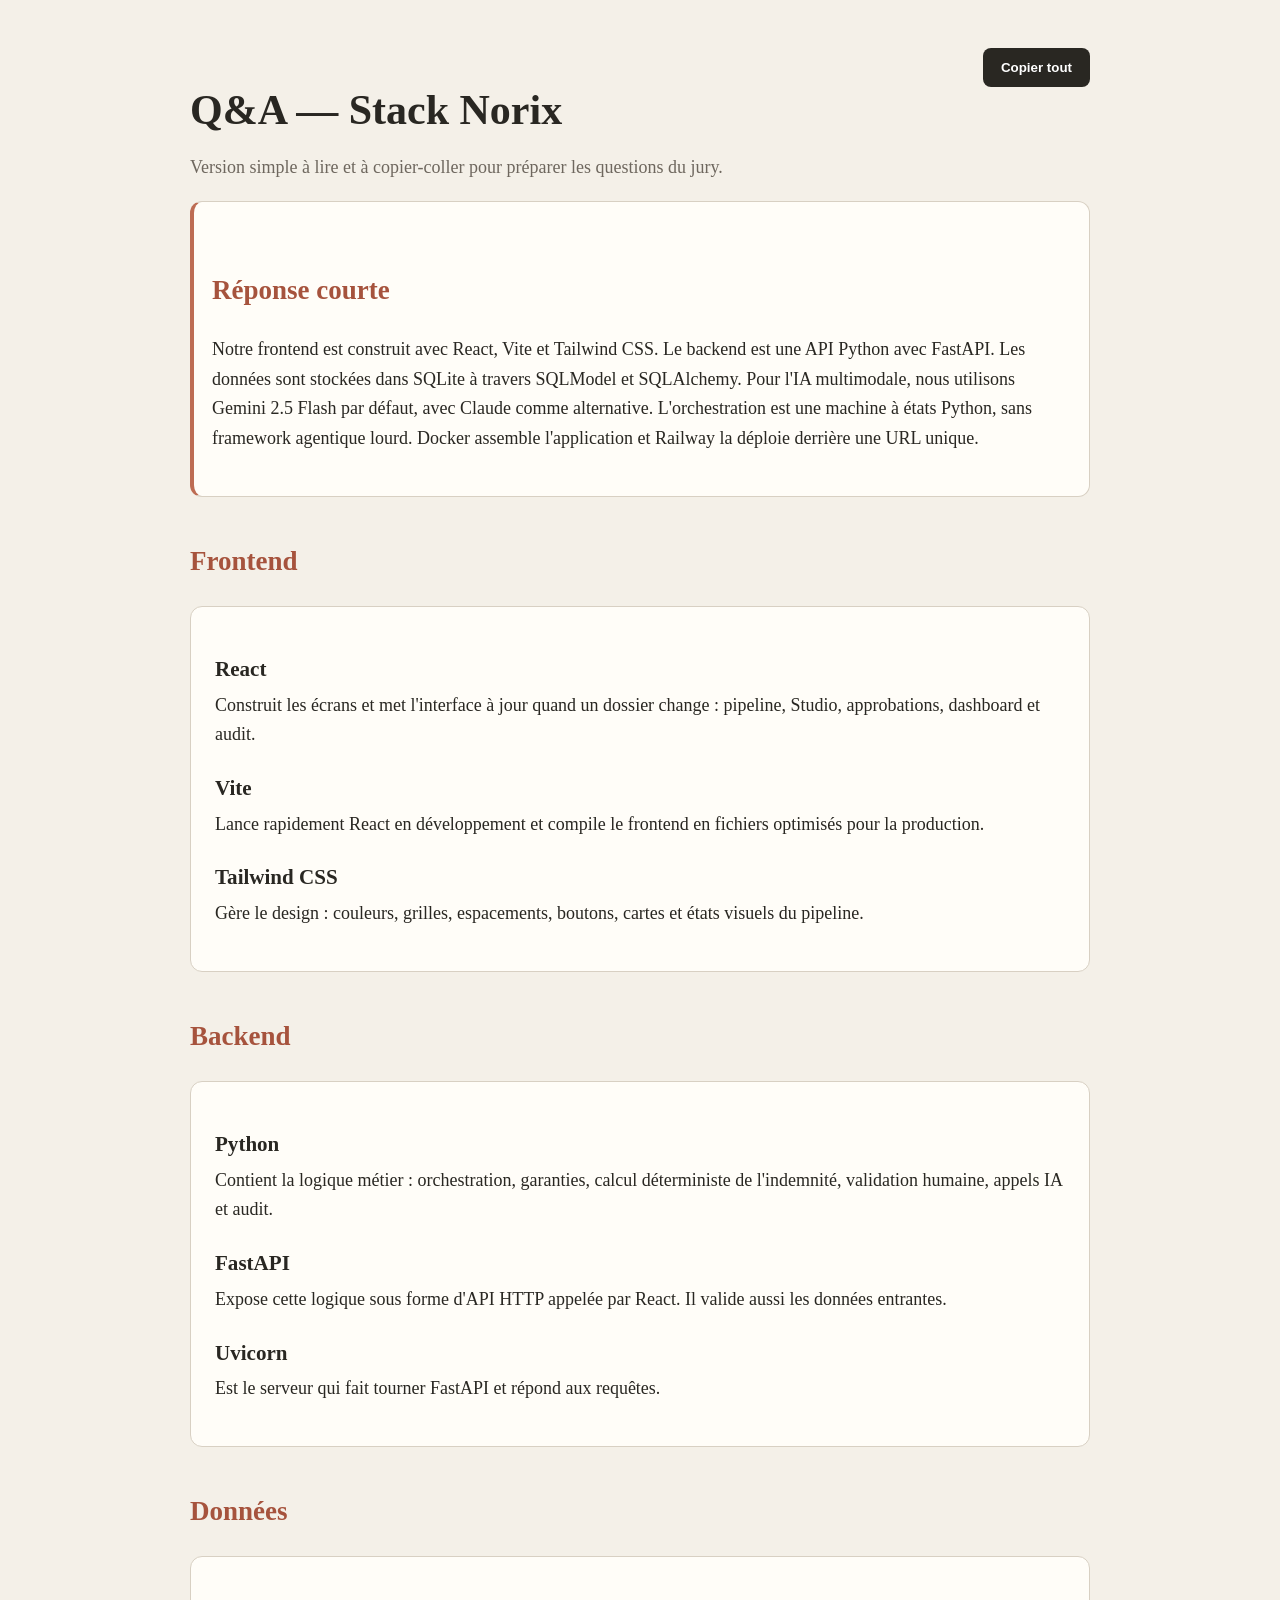
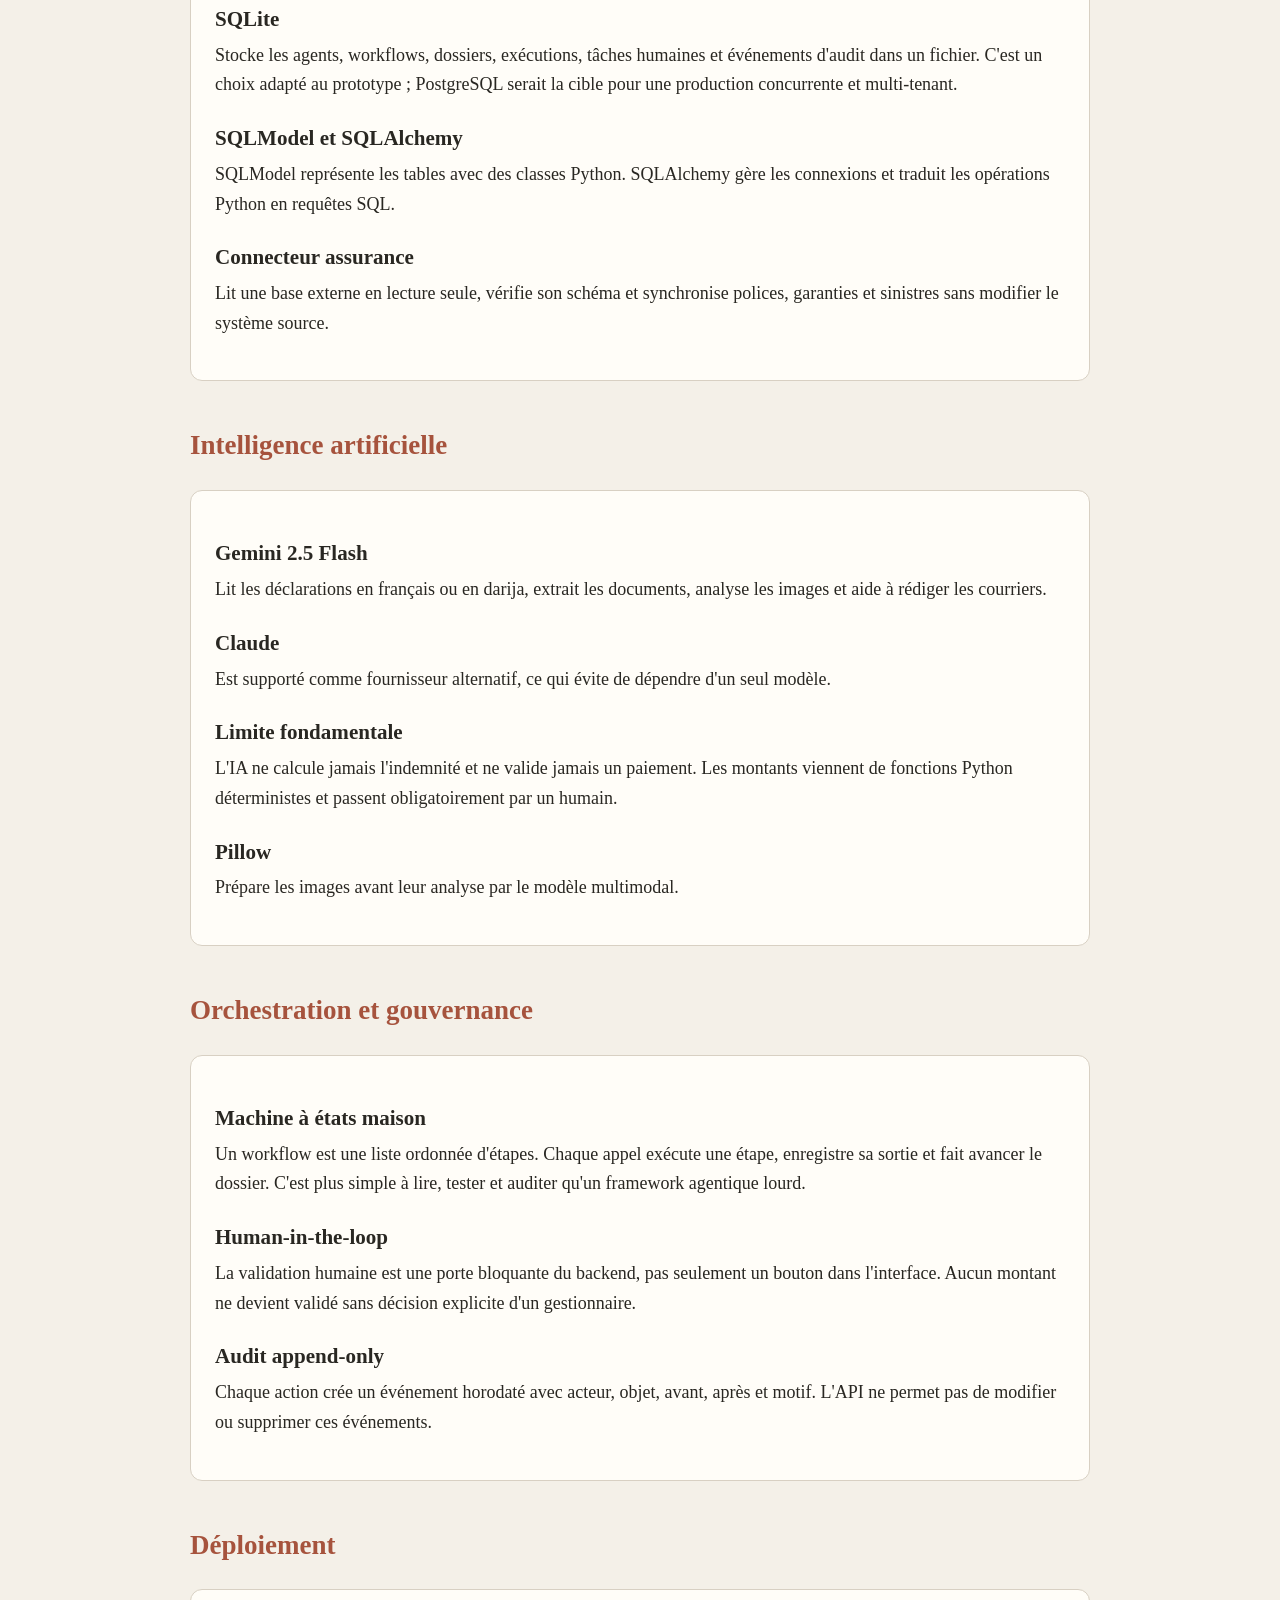
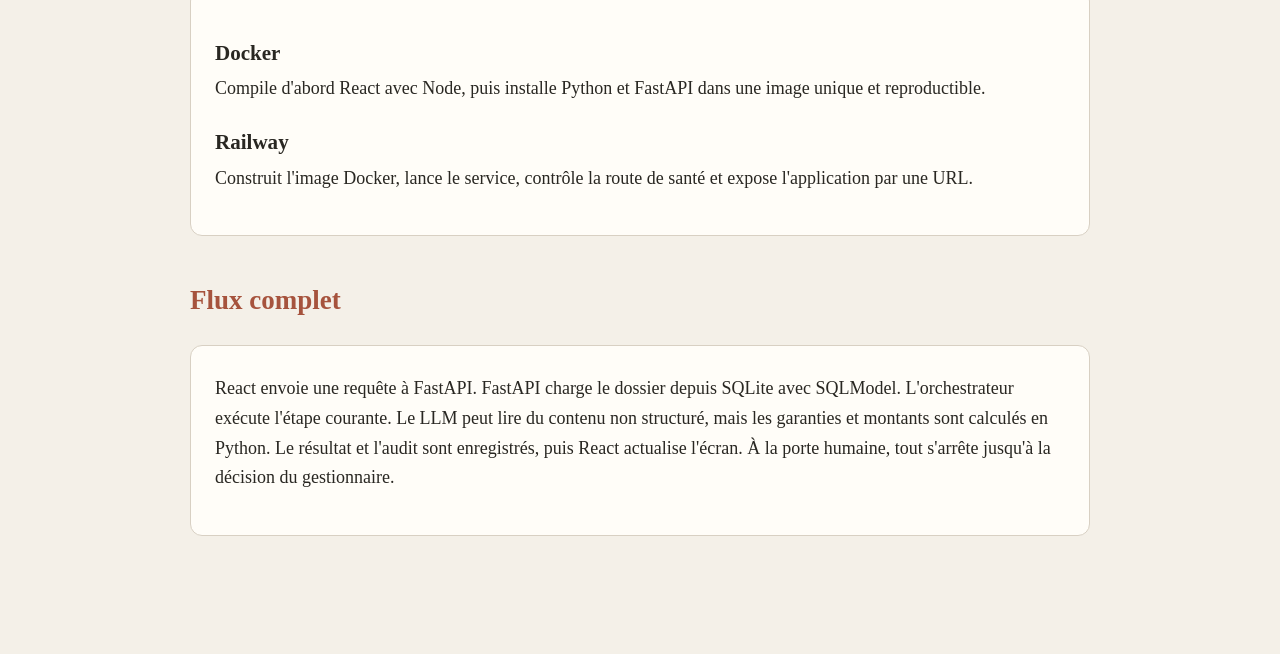
<file: docs/qa-stack.html>
<!doctype html>
<html lang="fr">
<head>
  <meta charset="UTF-8">
  <meta name="viewport" content="width=device-width, initial-scale=1">
  <title>Q&A Stack Norix</title>
  <style>
    body { margin: 0; background: #f4f0e8; color: #292722; font: 18px/1.65 Georgia, serif; }
    main { max-width: 900px; margin: 0 auto; padding: 48px 24px 100px; }
    h1 { font-size: 42px; margin-bottom: 8px; }
    h2 { margin-top: 42px; color: #a6533d; }
    h3 { margin-bottom: 4px; }
    p { margin-top: 4px; }
    .intro { color: #6e675e; }
    .card { background: #fffdf8; border: 1px solid #d8d0c3; border-radius: 12px; padding: 24px; margin: 18px 0; }
    .answer { border-left: 4px solid #bd6c53; padding-left: 18px; }
    button { position: sticky; top: 16px; float: right; border: 0; border-radius: 8px; padding: 12px 18px;
      background: #292722; color: white; cursor: pointer; font-weight: 700; }
  </style>
</head>
<body>
<main id="contenu">
  <button onclick="copier()">Copier tout</button>
  <h1>Q&A — Stack Norix</h1>
  <p class="intro">Version simple à lire et à copier-coller pour préparer les questions du jury.</p>

  <div class="card answer">
    <h2>Réponse courte</h2>
    <p>Notre frontend est construit avec React, Vite et Tailwind CSS. Le backend est une API Python avec FastAPI.
    Les données sont stockées dans SQLite à travers SQLModel et SQLAlchemy. Pour l'IA multimodale, nous utilisons
    Gemini 2.5 Flash par défaut, avec Claude comme alternative. L'orchestration est une machine à états Python,
    sans framework agentique lourd. Docker assemble l'application et Railway la déploie derrière une URL unique.</p>
  </div>

  <h2>Frontend</h2>
  <div class="card">
    <h3>React</h3>
    <p>Construit les écrans et met l'interface à jour quand un dossier change : pipeline, Studio, approbations,
    dashboard et audit.</p>
    <h3>Vite</h3>
    <p>Lance rapidement React en développement et compile le frontend en fichiers optimisés pour la production.</p>
    <h3>Tailwind CSS</h3>
    <p>Gère le design : couleurs, grilles, espacements, boutons, cartes et états visuels du pipeline.</p>
  </div>

  <h2>Backend</h2>
  <div class="card">
    <h3>Python</h3>
    <p>Contient la logique métier : orchestration, garanties, calcul déterministe de l'indemnité, validation humaine,
    appels IA et audit.</p>
    <h3>FastAPI</h3>
    <p>Expose cette logique sous forme d'API HTTP appelée par React. Il valide aussi les données entrantes.</p>
    <h3>Uvicorn</h3>
    <p>Est le serveur qui fait tourner FastAPI et répond aux requêtes.</p>
  </div>

  <h2>Données</h2>
  <div class="card">
    <h3>SQLite</h3>
    <p>Stocke les agents, workflows, dossiers, exécutions, tâches humaines et événements d'audit dans un fichier.
    C'est un choix adapté au prototype ; PostgreSQL serait la cible pour une production concurrente et multi-tenant.</p>
    <h3>SQLModel et SQLAlchemy</h3>
    <p>SQLModel représente les tables avec des classes Python. SQLAlchemy gère les connexions et traduit les
    opérations Python en requêtes SQL.</p>
    <h3>Connecteur assurance</h3>
    <p>Lit une base externe en lecture seule, vérifie son schéma et synchronise polices, garanties et sinistres
    sans modifier le système source.</p>
  </div>

  <h2>Intelligence artificielle</h2>
  <div class="card">
    <h3>Gemini 2.5 Flash</h3>
    <p>Lit les déclarations en français ou en darija, extrait les documents, analyse les images et aide à rédiger
    les courriers.</p>
    <h3>Claude</h3>
    <p>Est supporté comme fournisseur alternatif, ce qui évite de dépendre d'un seul modèle.</p>
    <h3>Limite fondamentale</h3>
    <p>L'IA ne calcule jamais l'indemnité et ne valide jamais un paiement. Les montants viennent de fonctions Python
    déterministes et passent obligatoirement par un humain.</p>
    <h3>Pillow</h3>
    <p>Prépare les images avant leur analyse par le modèle multimodal.</p>
  </div>

  <h2>Orchestration et gouvernance</h2>
  <div class="card">
    <h3>Machine à états maison</h3>
    <p>Un workflow est une liste ordonnée d'étapes. Chaque appel exécute une étape, enregistre sa sortie et fait
    avancer le dossier. C'est plus simple à lire, tester et auditer qu'un framework agentique lourd.</p>
    <h3>Human-in-the-loop</h3>
    <p>La validation humaine est une porte bloquante du backend, pas seulement un bouton dans l'interface.
    Aucun montant ne devient validé sans décision explicite d'un gestionnaire.</p>
    <h3>Audit append-only</h3>
    <p>Chaque action crée un événement horodaté avec acteur, objet, avant, après et motif. L'API ne permet pas de
    modifier ou supprimer ces événements.</p>
  </div>

  <h2>Déploiement</h2>
  <div class="card">
    <h3>Docker</h3>
    <p>Compile d'abord React avec Node, puis installe Python et FastAPI dans une image unique et reproductible.</p>
    <h3>Railway</h3>
    <p>Construit l'image Docker, lance le service, contrôle la route de santé et expose l'application par une URL.</p>
  </div>

  <h2>Flux complet</h2>
  <div class="card">
    <p>React envoie une requête à FastAPI. FastAPI charge le dossier depuis SQLite avec SQLModel. L'orchestrateur
    exécute l'étape courante. Le LLM peut lire du contenu non structuré, mais les garanties et montants sont calculés
    en Python. Le résultat et l'audit sont enregistrés, puis React actualise l'écran. À la porte humaine, tout
    s'arrête jusqu'à la décision du gestionnaire.</p>
  </div>
</main>
<script>
  function copier() {
    navigator.clipboard.writeText(document.getElementById('contenu').innerText.replace('Copier tout', '').trim());
    const bouton = document.querySelector('button');
    bouton.textContent = 'Copié ✓';
    setTimeout(() => bouton.textContent = 'Copier tout', 1500);
  }
</script>
</body>
</html>
</file>
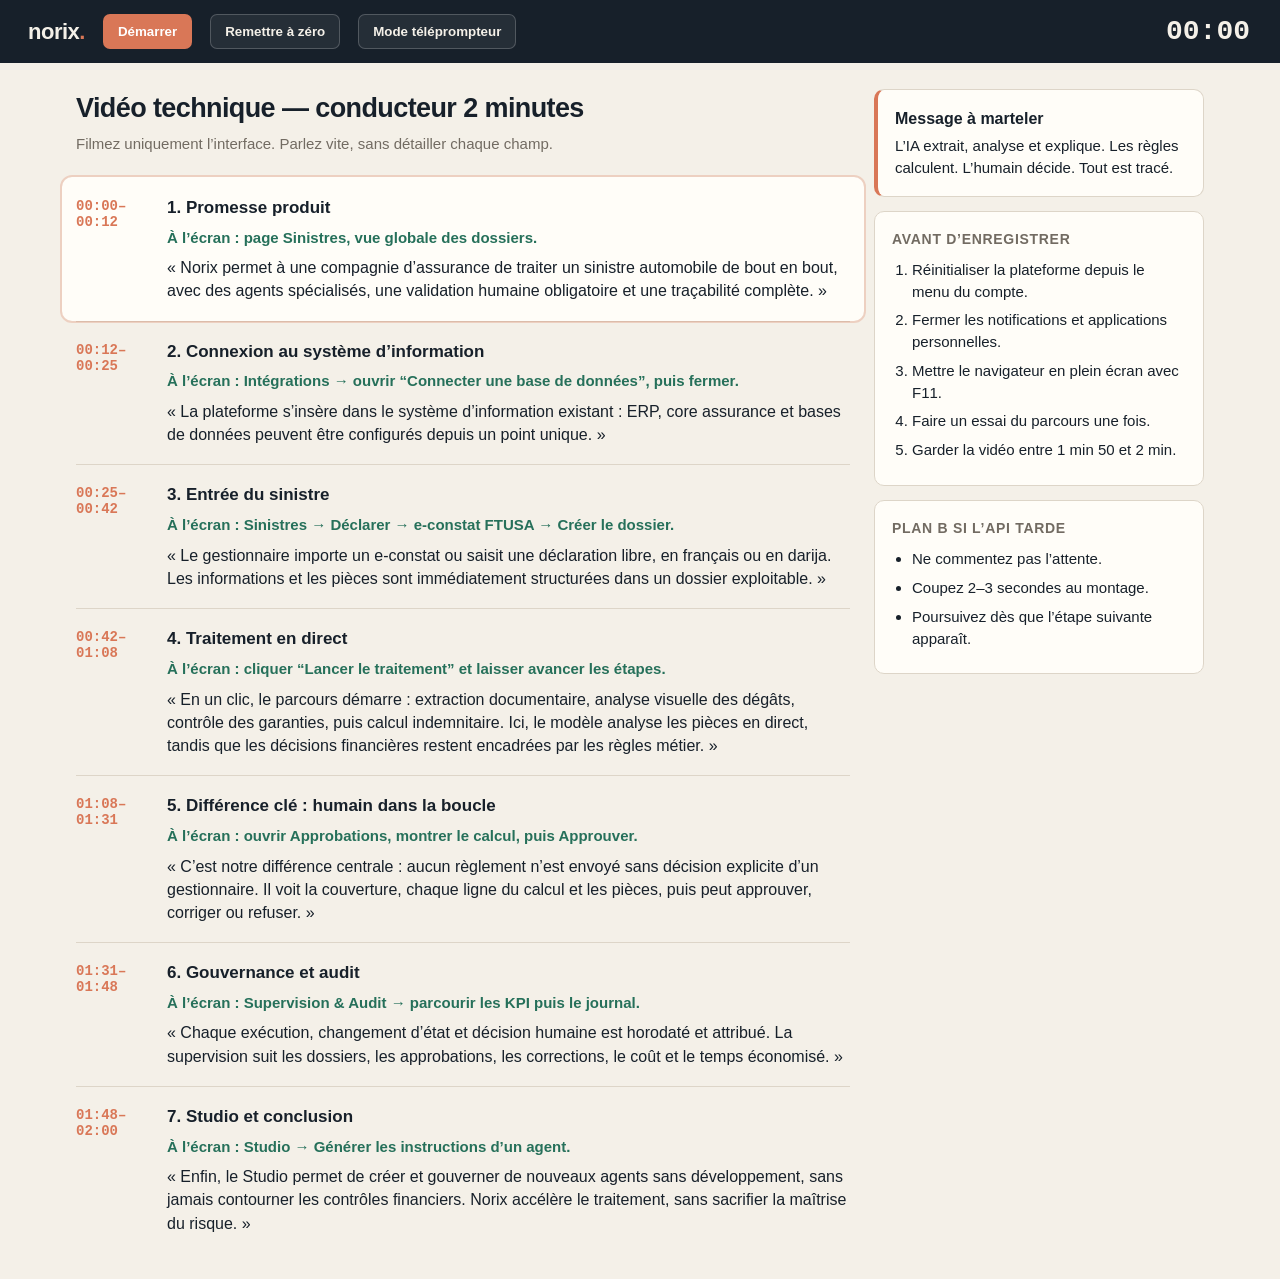
<file: docs/script-video-2-minutes.html>
<!doctype html>
<html lang="fr">
<head>
  <meta charset="UTF-8">
  <meta name="viewport" content="width=device-width, initial-scale=1.0">
  <title>Norix — Script vidéo 2 minutes</title>
  <style>
    :root { --ink:#17202a; --cream:#f4f0e8; --paper:#fffdf8; --terra:#d97757; --line:#ddd5c8; --muted:#726b62; --ok:#26705a; }
    * { box-sizing:border-box; }
    body { margin:0; background:var(--cream); color:var(--ink); font:15px/1.45 Inter,Segoe UI,sans-serif; }
    header { position:sticky; top:0; z-index:5; display:flex; align-items:center; gap:18px; padding:14px 28px; background:var(--ink); color:var(--cream); }
    .brand { font-size:22px; font-weight:750; letter-spacing:-.5px; }
    .brand i { color:var(--terra); font-style:normal; }
    .timer { font:700 28px/1 Consolas,monospace; margin-left:auto; min-width:86px; }
    button { border:1px solid transparent; border-radius:7px; padding:9px 14px; font-weight:650; cursor:pointer; }
    .primary { background:var(--terra); color:white; }
    .secondary { border-color:#ffffff33; background:#ffffff10; color:var(--cream); }
    main { max-width:1180px; margin:0 auto; padding:26px; display:grid; grid-template-columns:1fr 330px; gap:24px; }
    h1 { margin:0 0 5px; font-size:27px; letter-spacing:-.6px; }
    .lead { color:var(--muted); margin:0 0 22px; }
    .scene { display:grid; grid-template-columns:76px 1fr; gap:15px; padding:18px 0; border-top:1px solid var(--line); transition:.2s; }
    .scene.active { margin:0 -14px; padding:18px 14px; background:var(--paper); border-radius:10px; border-top-color:transparent; outline:2px solid #d9775744; }
    .time { color:var(--terra); font:700 14px Consolas,monospace; padding-top:2px; }
    .scene h2 { font-size:17px; margin:0 0 6px; }
    .action { margin:0 0 8px; color:var(--ok); font-weight:650; }
    .voice { margin:0; font-size:16px; }
    aside { position:sticky; top:84px; align-self:start; display:grid; gap:14px; }
    .panel { background:var(--paper); border:1px solid var(--line); border-radius:10px; padding:17px; }
    .panel h3 { margin:0 0 10px; font-size:14px; text-transform:uppercase; letter-spacing:.7px; color:var(--muted); }
    .panel ol,.panel ul { padding-left:20px; margin:0; }
    .panel li { margin:7px 0; }
    .difference { border-left:4px solid var(--terra); }
    .difference strong { display:block; margin-bottom:5px; font-size:16px; }
    .teleprompter { display:none; position:fixed; inset:0; z-index:20; background:#10161d; color:#f8f3e9; padding:8vh 12vw; overflow:auto; }
    .teleprompter.show { display:block; }
    .teleprompter .close { position:fixed; top:20px; right:24px; background:#ffffff15; color:white; }
    .teleprompter p { max-width:1100px; margin:0 auto 12vh; font-size:clamp(28px,4vw,52px); line-height:1.35; font-weight:600; }
    .teleprompter span { display:block; margin-bottom:14px; color:var(--terra); font:700 18px Consolas,monospace; }
    @media (max-width:850px) { main { grid-template-columns:1fr; } aside { position:static; } }
  </style>
</head>
<body>
  <header>
    <div class="brand">norix<i>.</i></div>
    <button class="primary" id="start">Démarrer</button>
    <button class="secondary" id="reset">Remettre à zéro</button>
    <button class="secondary" id="prompt">Mode téléprompteur</button>
    <div class="timer" id="timer">00:00</div>
  </header>

  <main>
    <section>
      <h1>Vidéo technique — conducteur 2 minutes</h1>
      <p class="lead">Filmez uniquement l’interface. Parlez vite, sans détailler chaque champ.</p>

      <article class="scene" data-start="0" data-end="12">
        <div class="time">00:00–00:12</div>
        <div>
          <h2>1. Promesse produit</h2>
          <p class="action">À l’écran : page Sinistres, vue globale des dossiers.</p>
          <p class="voice">« Norix permet à une compagnie d’assurance de traiter un sinistre automobile de bout en bout, avec des agents spécialisés, une validation humaine obligatoire et une traçabilité complète. »</p>
        </div>
      </article>

      <article class="scene" data-start="12" data-end="25">
        <div class="time">00:12–00:25</div>
        <div>
          <h2>2. Connexion au système d’information</h2>
          <p class="action">À l’écran : Intégrations → ouvrir “Connecter une base de données”, puis fermer.</p>
          <p class="voice">« La plateforme s’insère dans le système d’information existant : ERP, core assurance et bases de données peuvent être configurés depuis un point unique. »</p>
        </div>
      </article>

      <article class="scene" data-start="25" data-end="42">
        <div class="time">00:25–00:42</div>
        <div>
          <h2>3. Entrée du sinistre</h2>
          <p class="action">À l’écran : Sinistres → Déclarer → e-constat FTUSA → Créer le dossier.</p>
          <p class="voice">« Le gestionnaire importe un e-constat ou saisit une déclaration libre, en français ou en darija. Les informations et les pièces sont immédiatement structurées dans un dossier exploitable. »</p>
        </div>
      </article>

      <article class="scene" data-start="42" data-end="68">
        <div class="time">00:42–01:08</div>
        <div>
          <h2>4. Traitement en direct</h2>
          <p class="action">À l’écran : cliquer “Lancer le traitement” et laisser avancer les étapes.</p>
          <p class="voice">« En un clic, le parcours démarre : extraction documentaire, analyse visuelle des dégâts, contrôle des garanties, puis calcul indemnitaire. Ici, le modèle analyse les pièces en direct, tandis que les décisions financières restent encadrées par les règles métier. »</p>
        </div>
      </article>

      <article class="scene" data-start="68" data-end="91">
        <div class="time">01:08–01:31</div>
        <div>
          <h2>5. Différence clé : humain dans la boucle</h2>
          <p class="action">À l’écran : ouvrir Approbations, montrer le calcul, puis Approuver.</p>
          <p class="voice">« C’est notre différence centrale : aucun règlement n’est envoyé sans décision explicite d’un gestionnaire. Il voit la couverture, chaque ligne du calcul et les pièces, puis peut approuver, corriger ou refuser. »</p>
        </div>
      </article>

      <article class="scene" data-start="91" data-end="108">
        <div class="time">01:31–01:48</div>
        <div>
          <h2>6. Gouvernance et audit</h2>
          <p class="action">À l’écran : Supervision & Audit → parcourir les KPI puis le journal.</p>
          <p class="voice">« Chaque exécution, changement d’état et décision humaine est horodaté et attribué. La supervision suit les dossiers, les approbations, les corrections, le coût et le temps économisé. »</p>
        </div>
      </article>

      <article class="scene" data-start="108" data-end="120">
        <div class="time">01:48–02:00</div>
        <div>
          <h2>7. Studio et conclusion</h2>
          <p class="action">À l’écran : Studio → Générer les instructions d’un agent.</p>
          <p class="voice">« Enfin, le Studio permet de créer et gouverner de nouveaux agents sans développement, sans jamais contourner les contrôles financiers. Norix accélère le traitement, sans sacrifier la maîtrise du risque. »</p>
        </div>
      </article>
    </section>

    <aside>
      <div class="panel difference">
        <strong>Message à marteler</strong>
        L’IA extrait, analyse et explique. Les règles calculent. L’humain décide. Tout est tracé.
      </div>
      <div class="panel">
        <h3>Avant d’enregistrer</h3>
        <ol>
          <li>Réinitialiser la plateforme depuis le menu du compte.</li>
          <li>Fermer les notifications et applications personnelles.</li>
          <li>Mettre le navigateur en plein écran avec F11.</li>
          <li>Faire un essai du parcours une fois.</li>
          <li>Garder la vidéo entre 1 min 50 et 2 min.</li>
        </ol>
      </div>
      <div class="panel">
        <h3>Plan B si l’API tarde</h3>
        <ul>
          <li>Ne commentez pas l’attente.</li>
          <li>Coupez 2–3 secondes au montage.</li>
          <li>Poursuivez dès que l’étape suivante apparaît.</li>
        </ul>
      </div>
    </aside>
  </main>

  <div class="teleprompter" id="teleprompter">
    <button class="close" id="close">Fermer</button>
  </div>

  <script>
    const scenes = [...document.querySelectorAll('.scene')]
    const timer = document.getElementById('timer')
    const startButton = document.getElementById('start')
    let startedAt = null
    let elapsed = 0
    let interval = null

    function render() {
      const seconds = Math.min(120, Math.floor(elapsed / 1000))
      timer.textContent = `${String(Math.floor(seconds / 60)).padStart(2, '0')}:${String(seconds % 60).padStart(2, '0')}`
      scenes.forEach(scene => scene.classList.toggle('active', seconds >= +scene.dataset.start && seconds < +scene.dataset.end))
      if (seconds >= 120) pause()
    }
    function pause() {
      clearInterval(interval)
      interval = null
      startButton.textContent = elapsed ? 'Reprendre' : 'Démarrer'
    }
    startButton.onclick = () => {
      if (interval) return pause()
      startedAt = Date.now() - elapsed
      interval = setInterval(() => { elapsed = Date.now() - startedAt; render() }, 100)
      startButton.textContent = 'Pause'
    }
    document.getElementById('reset').onclick = () => { pause(); elapsed = 0; render() }

    const teleprompter = document.getElementById('teleprompter')
    teleprompter.insertAdjacentHTML('beforeend', scenes.map(scene =>
      `<p><span>${scene.querySelector('.time').textContent}</span>${scene.querySelector('.voice').textContent.replace(/^« | »$/g, '')}</p>`
    ).join(''))
    document.getElementById('prompt').onclick = () => teleprompter.classList.add('show')
    document.getElementById('close').onclick = () => teleprompter.classList.remove('show')
    render()
  </script>
</body>
</html>
</file>
